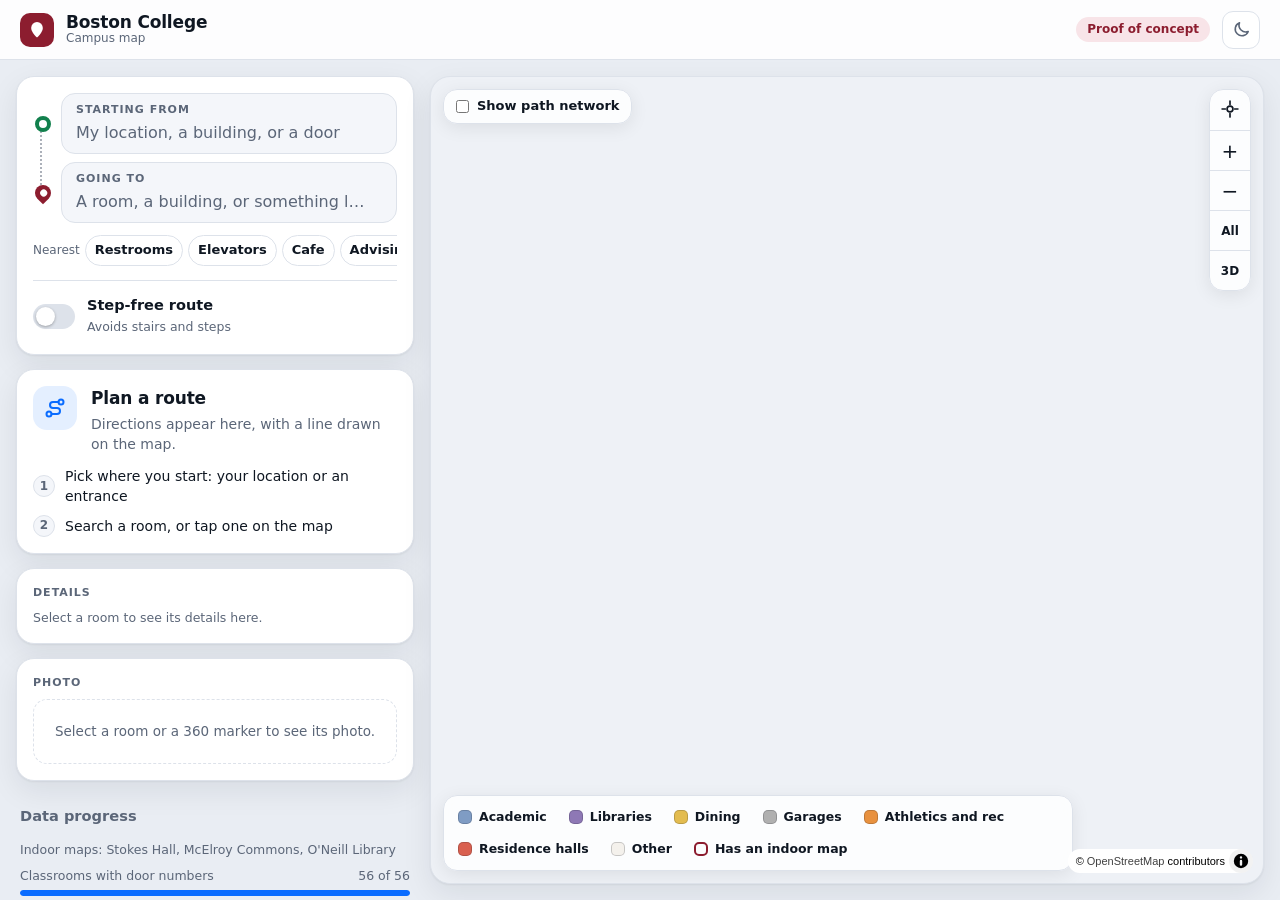
<file: index.html>
<!doctype html>
<html lang="en">
<head>
<meta charset="utf-8">
<meta name="viewport" content="width=device-width,initial-scale=1,viewport-fit=cover">
<title>Campus map</title>
<link rel="icon" href="data:image/svg+xml,%3Csvg xmlns='http://www.w3.org/2000/svg' viewBox='0 0 32 32'%3E%3Crect width='32' height='32' rx='8' fill='%238c1d2f'/%3E%3Cpath d='M16 6a7 7 0 0 0-7 7c0 5 7 13 7 13s7-8 7-13a7 7 0 0 0-7-7z' fill='white'/%3E%3Ccircle cx='16' cy='13' r='2.6' fill='%238c1d2f'/%3E%3C/svg%3E">
<link rel="stylesheet" href="vendor/maplibre-gl-5.24.0/maplibre-gl.css">
<link rel="stylesheet" href="web/app.css">
</head>
<!-- The page is only the screen. The data (schools/), the shared code (core/) and the web app (web/app.js) are separate,
     so another school or a native app reuses them. See HANDOFF.md. -->
<body>

<header class="topbar">
  <div class="logo"><span class="ico" id="logoico"></span></div>
  <div class="brand"><b id="title">Boston College</b><span id="subtitle">Campus map</span></div>
  <span class="pill" id="level"></span>
  <span class="spacer"></span>
  <span class="pill hot hide-sm">Proof of concept</span>
  <button class="iconbtn" id="theme" aria-label="Switch between light and dark"><span class="ico" id="themeico"></span></button>
</header>

<div class="layout">
  <aside class="side">
    <section class="card" id="planner" aria-label="Plan a route">
      <div class="fields">
        <div class="field" id="fromfield">
          <span class="pin from"></span>
          <label for="fromq">Starting from</label>
          <input id="fromq" type="search" placeholder="My location, a building, or a door" autocomplete="off" spellcheck="false" enterkeyhint="search" role="combobox" aria-expanded="false" aria-controls="fromresults">
        </div>
        <div class="results" id="fromresults" role="listbox" aria-label="Places to start from"></div>
        <div class="field">
          <span class="pin to"></span>
          <label for="q">Going to</label>
          <input id="q" type="search" placeholder="A room, a building, or something like restrooms" autocomplete="off" spellcheck="false" enterkeyhint="search">
        </div>
      </div>
      <div class="results" id="results" role="listbox" aria-label="Search results" aria-live="polite"></div>
      <div class="quick" id="quick"><span>Nearest</span></div>
      <div class="locbar" id="locbar" hidden aria-live="polite"></div>
      <label class="switch">
        <input type="checkbox" id="accessible">
        <span class="track"></span>
        <span class="lbl"><b>Step-free route</b><small>Avoids stairs and steps</small></span>
      </label>
    </section>

    <section class="card" id="routecard" aria-live="polite"></section>
    <section class="card" id="detail" aria-live="polite"></section>
    <section class="card photo" id="photo" aria-live="polite"></section>
    <div id="foot"></div>
  </aside>

  <main class="stage">
    <div class="mapwrap">
      <div id="world" role="application" aria-label="Campus map with indoor floor plans"></div>
      <div class="maptools">
        <label class="glass"><input type="checkbox" id="shownet"> Show path network</label>
        <div class="glass netkey" id="netkey"><span><i></i>Traced</span><span><i class="g"></i>Guessed</span></div>
      </div>
      <div class="zoom glass">
        <button id="locate" type="button" aria-pressed="false" aria-label="Show my location" title="Show my location"><span class="ico" id="locico"></span></button>
        <button id="zin" aria-label="Zoom in">+</button>
        <button id="zout" aria-label="Zoom out">&minus;</button>
        <button id="zreset" class="all" aria-label="Show the whole building" title="Show the whole building (or every mapped building)">All</button>
        <button id="tilt" class="all" type="button" aria-pressed="false" aria-label="Tilt the map to see buildings in 3D" title="Tilt the map to see buildings in 3D">3D</button>
      </div>
      <div class="floors glass" id="floors" role="group" aria-label="Choose a floor"></div>
      <div class="levelbar glass" id="levelbar" aria-live="polite"></div>
      <div class="legend glass" id="catkey" role="group" aria-label="What the building colours mean"></div>
      <div class="legend glass" id="legend" role="group" aria-label="Show or hide room types"></div>
    </div>
  </main>
</div>

<script src="vendor/maplibre-gl-5.24.0/maplibre-gl.js"></script>
<script src="core/logic.js"></script>
<script src="core/school.js"></script>
<script src="core/indoor.js"></script>
<script src="core/style.js"></script>
<script src="core/snap.js"></script>
<script src="web/app.js"></script>
</body>
</html>
</file>
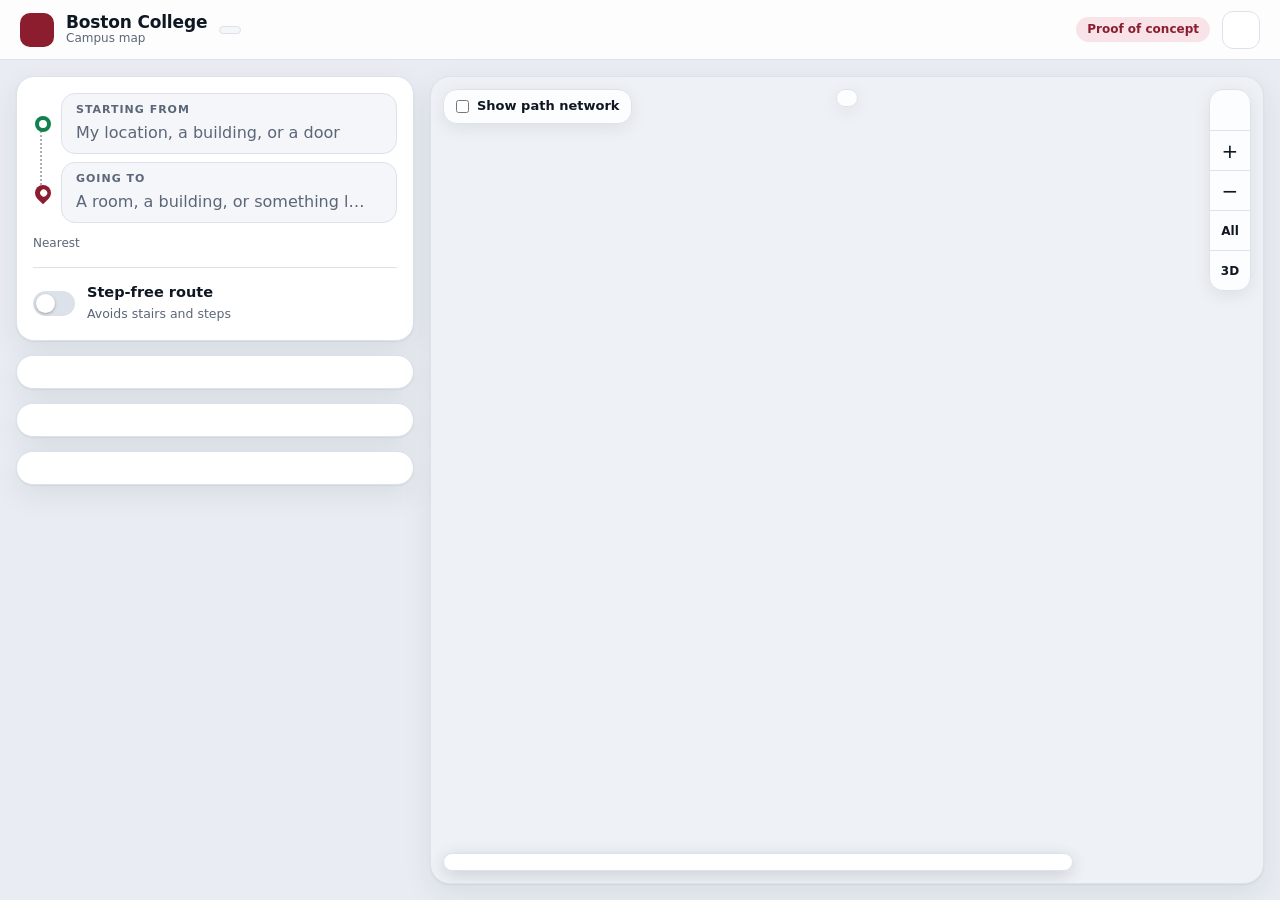
<file: campus.html>
<!doctype html>
<html lang="en">
<head>
<meta charset="utf-8">
<meta name="viewport" content="width=device-width,initial-scale=1">
<title>Campus map</title>
<meta http-equiv="refresh" content="0; url=index.html">
</head>
<body>
<p>The campus map is now the main page: <a href="index.html">open it here</a>.</p>
</body>
</html>
</file>
<file: vendor/maplibre-gl-5.24.0/maplibre-gl.css>
.maplibregl-map{font:12px/20px Helvetica Neue,Arial,Helvetica,sans-serif;overflow:hidden;position:relative;-webkit-tap-highlight-color:rgb(0 0 0/0)}.maplibregl-canvas{left:0;position:absolute;top:0}.maplibregl-map:fullscreen{height:100%;width:100%}.maplibregl-ctrl-group button.maplibregl-ctrl-compass{touch-action:none}.maplibregl-canvas-container.maplibregl-interactive,.maplibregl-ctrl-group button.maplibregl-ctrl-compass{cursor:grab;-webkit-user-select:none;-moz-user-select:none;user-select:none}.maplibregl-canvas-container.maplibregl-interactive.maplibregl-track-pointer{cursor:pointer}.maplibregl-canvas-container.maplibregl-interactive:active,.maplibregl-ctrl-group button.maplibregl-ctrl-compass:active{cursor:grabbing}.maplibregl-canvas-container.maplibregl-touch-zoom-rotate,.maplibregl-canvas-container.maplibregl-touch-zoom-rotate .maplibregl-canvas{touch-action:pan-x pan-y}.maplibregl-canvas-container.maplibregl-touch-drag-pan,.maplibregl-canvas-container.maplibregl-touch-drag-pan .maplibregl-canvas{touch-action:pinch-zoom}.maplibregl-canvas-container.maplibregl-touch-zoom-rotate.maplibregl-touch-drag-pan,.maplibregl-canvas-container.maplibregl-touch-zoom-rotate.maplibregl-touch-drag-pan .maplibregl-canvas{touch-action:none}.maplibregl-canvas-container.maplibregl-touch-drag-pan.maplibregl-cooperative-gestures,.maplibregl-canvas-container.maplibregl-touch-drag-pan.maplibregl-cooperative-gestures .maplibregl-canvas{touch-action:pan-x pan-y}.maplibregl-ctrl-bottom-left,.maplibregl-ctrl-bottom-right,.maplibregl-ctrl-top-left,.maplibregl-ctrl-top-right{pointer-events:none;position:absolute;z-index:2}.maplibregl-ctrl-top-left{left:0;top:0}.maplibregl-ctrl-top-right{right:0;top:0}.maplibregl-ctrl-bottom-left{bottom:0;left:0}.maplibregl-ctrl-bottom-right{bottom:0;right:0}.maplibregl-ctrl{clear:both;pointer-events:auto;transform:translate(0)}.maplibregl-ctrl-top-left .maplibregl-ctrl{float:left;margin:10px 0 0 10px}.maplibregl-ctrl-top-right .maplibregl-ctrl{float:right;margin:10px 10px 0 0}.maplibregl-ctrl-bottom-left .maplibregl-ctrl{float:left;margin:0 0 10px 10px}.maplibregl-ctrl-bottom-right .maplibregl-ctrl{float:right;margin:0 10px 10px 0}.maplibregl-ctrl-group{background:#fff;border-radius:4px}.maplibregl-ctrl-group:not(:empty){box-shadow:0 0 0 2px rgba(0,0,0,.1)}@media (forced-colors:active){.maplibregl-ctrl-group:not(:empty){box-shadow:0 0 0 2px ButtonText}}.maplibregl-ctrl-group button{background-color:transparent;border:0;box-sizing:border-box;cursor:pointer;display:block;height:29px;outline:none;padding:0;width:29px}.maplibregl-ctrl-group button+button{border-top:1px solid #ddd}.maplibregl-ctrl button .maplibregl-ctrl-icon{background-position:50%;background-repeat:no-repeat;display:block;height:100%;width:100%}@media (forced-colors:active){.maplibregl-ctrl-icon{background-color:transparent}.maplibregl-ctrl-group button+button{border-top:1px solid ButtonText}}.maplibregl-ctrl button::-moz-focus-inner{border:0;padding:0}.maplibregl-ctrl-attrib-button:focus,.maplibregl-ctrl-group button:focus{box-shadow:0 0 2px 2px #0096ff}.maplibregl-ctrl button:disabled{cursor:not-allowed}.maplibregl-ctrl button:disabled .maplibregl-ctrl-icon{opacity:.25}@media (hover:hover){.maplibregl-ctrl button:not(:disabled):hover{background-color:rgba(0,0,0,.05)}}.maplibregl-ctrl button:not(:disabled):active{background-color:rgba(0,0,0,.05)}.maplibregl-ctrl-group button:focus:focus-visible{box-shadow:0 0 2px 2px #0096ff}.maplibregl-ctrl-group button:focus:not(:focus-visible){box-shadow:none}.maplibregl-ctrl-group button:focus:first-child{border-radius:4px 4px 0 0}.maplibregl-ctrl-group button:focus:last-child{border-radius:0 0 4px 4px}.maplibregl-ctrl-group button:focus:only-child{border-radius:inherit}.maplibregl-ctrl button.maplibregl-ctrl-zoom-out .maplibregl-ctrl-icon{background-image:url("data:image/svg+xml;charset=utf-8,%3Csvg xmlns='http://www.w3.org/2000/svg' width='29' height='29' fill='%23333' viewBox='0 0 29 29'%3E%3Cpath d='M10 13c-.75 0-1.5.75-1.5 1.5S9.25 16 10 16h9c.75 0 1.5-.75 1.5-1.5S19.75 13 19 13z'/%3E%3C/svg%3E")}.maplibregl-ctrl button.maplibregl-ctrl-zoom-in .maplibregl-ctrl-icon{background-image:url("data:image/svg+xml;charset=utf-8,%3Csvg xmlns='http://www.w3.org/2000/svg' width='29' height='29' fill='%23333' viewBox='0 0 29 29'%3E%3Cpath d='M14.5 8.5c-.75 0-1.5.75-1.5 1.5v3h-3c-.75 0-1.5.75-1.5 1.5S9.25 16 10 16h3v3c0 .75.75 1.5 1.5 1.5S16 19.75 16 19v-3h3c.75 0 1.5-.75 1.5-1.5S19.75 13 19 13h-3v-3c0-.75-.75-1.5-1.5-1.5'/%3E%3C/svg%3E")}@media (forced-colors:active){.maplibregl-ctrl button.maplibregl-ctrl-zoom-out .maplibregl-ctrl-icon{background-image:url("data:image/svg+xml;charset=utf-8,%3Csvg xmlns='http://www.w3.org/2000/svg' width='29' height='29' fill='%23fff' viewBox='0 0 29 29'%3E%3Cpath d='M10 13c-.75 0-1.5.75-1.5 1.5S9.25 16 10 16h9c.75 0 1.5-.75 1.5-1.5S19.75 13 19 13z'/%3E%3C/svg%3E")}.maplibregl-ctrl button.maplibregl-ctrl-zoom-in .maplibregl-ctrl-icon{background-image:url("data:image/svg+xml;charset=utf-8,%3Csvg xmlns='http://www.w3.org/2000/svg' width='29' height='29' fill='%23fff' viewBox='0 0 29 29'%3E%3Cpath d='M14.5 8.5c-.75 0-1.5.75-1.5 1.5v3h-3c-.75 0-1.5.75-1.5 1.5S9.25 16 10 16h3v3c0 .75.75 1.5 1.5 1.5S16 19.75 16 19v-3h3c.75 0 1.5-.75 1.5-1.5S19.75 13 19 13h-3v-3c0-.75-.75-1.5-1.5-1.5'/%3E%3C/svg%3E")}}@media (forced-colors:active) and (prefers-color-scheme:light){.maplibregl-ctrl button.maplibregl-ctrl-zoom-out .maplibregl-ctrl-icon{background-image:url("data:image/svg+xml;charset=utf-8,%3Csvg xmlns='http://www.w3.org/2000/svg' width='29' height='29' viewBox='0 0 29 29'%3E%3Cpath d='M10 13c-.75 0-1.5.75-1.5 1.5S9.25 16 10 16h9c.75 0 1.5-.75 1.5-1.5S19.75 13 19 13z'/%3E%3C/svg%3E")}.maplibregl-ctrl button.maplibregl-ctrl-zoom-in .maplibregl-ctrl-icon{background-image:url("data:image/svg+xml;charset=utf-8,%3Csvg xmlns='http://www.w3.org/2000/svg' width='29' height='29' viewBox='0 0 29 29'%3E%3Cpath d='M14.5 8.5c-.75 0-1.5.75-1.5 1.5v3h-3c-.75 0-1.5.75-1.5 1.5S9.25 16 10 16h3v3c0 .75.75 1.5 1.5 1.5S16 19.75 16 19v-3h3c.75 0 1.5-.75 1.5-1.5S19.75 13 19 13h-3v-3c0-.75-.75-1.5-1.5-1.5'/%3E%3C/svg%3E")}}.maplibregl-ctrl button.maplibregl-ctrl-fullscreen .maplibregl-ctrl-icon{background-image:url("data:image/svg+xml;charset=utf-8,%3Csvg xmlns='http://www.w3.org/2000/svg' width='29' height='29' fill='%23333' viewBox='0 0 29 29'%3E%3Cpath d='M24 16v5.5c0 1.75-.75 2.5-2.5 2.5H16v-1l3-1.5-4-5.5 1-1 5.5 4 1.5-3zM6 16l1.5 3 5.5-4 1 1-4 5.5 3 1.5v1H7.5C5.75 24 5 23.25 5 21.5V16zm7-11v1l-3 1.5 4 5.5-1 1-5.5-4L6 13H5V7.5C5 5.75 5.75 5 7.5 5zm11 2.5c0-1.75-.75-2.5-2.5-2.5H16v1l3 1.5-4 5.5 1 1 5.5-4 1.5 3h1z'/%3E%3C/svg%3E")}.maplibregl-ctrl button.maplibregl-ctrl-shrink .maplibregl-ctrl-icon{background-image:url("data:image/svg+xml;charset=utf-8,%3Csvg xmlns='http://www.w3.org/2000/svg' width='29' height='29' viewBox='0 0 29 29'%3E%3Cpath d='M18.5 16c-1.75 0-2.5.75-2.5 2.5V24h1l1.5-3 5.5 4 1-1-4-5.5 3-1.5v-1zM13 18.5c0-1.75-.75-2.5-2.5-2.5H5v1l3 1.5L4 24l1 1 5.5-4 1.5 3h1zm3-8c0 1.75.75 2.5 2.5 2.5H24v-1l-3-1.5L25 5l-1-1-5.5 4L17 5h-1zM10.5 13c1.75 0 2.5-.75 2.5-2.5V5h-1l-1.5 3L5 4 4 5l4 5.5L5 12v1z'/%3E%3C/svg%3E")}@media (forced-colors:active){.maplibregl-ctrl button.maplibregl-ctrl-fullscreen .maplibregl-ctrl-icon{background-image:url("data:image/svg+xml;charset=utf-8,%3Csvg xmlns='http://www.w3.org/2000/svg' width='29' height='29' fill='%23fff' viewBox='0 0 29 29'%3E%3Cpath d='M24 16v5.5c0 1.75-.75 2.5-2.5 2.5H16v-1l3-1.5-4-5.5 1-1 5.5 4 1.5-3zM6 16l1.5 3 5.5-4 1 1-4 5.5 3 1.5v1H7.5C5.75 24 5 23.25 5 21.5V16zm7-11v1l-3 1.5 4 5.5-1 1-5.5-4L6 13H5V7.5C5 5.75 5.75 5 7.5 5zm11 2.5c0-1.75-.75-2.5-2.5-2.5H16v1l3 1.5-4 5.5 1 1 5.5-4 1.5 3h1z'/%3E%3C/svg%3E")}.maplibregl-ctrl button.maplibregl-ctrl-shrink .maplibregl-ctrl-icon{background-image:url("data:image/svg+xml;charset=utf-8,%3Csvg xmlns='http://www.w3.org/2000/svg' width='29' height='29' fill='%23fff' viewBox='0 0 29 29'%3E%3Cpath d='M18.5 16c-1.75 0-2.5.75-2.5 2.5V24h1l1.5-3 5.5 4 1-1-4-5.5 3-1.5v-1zM13 18.5c0-1.75-.75-2.5-2.5-2.5H5v1l3 1.5L4 24l1 1 5.5-4 1.5 3h1zm3-8c0 1.75.75 2.5 2.5 2.5H24v-1l-3-1.5L25 5l-1-1-5.5 4L17 5h-1zM10.5 13c1.75 0 2.5-.75 2.5-2.5V5h-1l-1.5 3L5 4 4 5l4 5.5L5 12v1z'/%3E%3C/svg%3E")}}@media (forced-colors:active) and (prefers-color-scheme:light){.maplibregl-ctrl button.maplibregl-ctrl-fullscreen .maplibregl-ctrl-icon{background-image:url("data:image/svg+xml;charset=utf-8,%3Csvg xmlns='http://www.w3.org/2000/svg' width='29' height='29' viewBox='0 0 29 29'%3E%3Cpath d='M24 16v5.5c0 1.75-.75 2.5-2.5 2.5H16v-1l3-1.5-4-5.5 1-1 5.5 4 1.5-3zM6 16l1.5 3 5.5-4 1 1-4 5.5 3 1.5v1H7.5C5.75 24 5 23.25 5 21.5V16zm7-11v1l-3 1.5 4 5.5-1 1-5.5-4L6 13H5V7.5C5 5.75 5.75 5 7.5 5zm11 2.5c0-1.75-.75-2.5-2.5-2.5H16v1l3 1.5-4 5.5 1 1 5.5-4 1.5 3h1z'/%3E%3C/svg%3E")}.maplibregl-ctrl button.maplibregl-ctrl-shrink .maplibregl-ctrl-icon{background-image:url("data:image/svg+xml;charset=utf-8,%3Csvg xmlns='http://www.w3.org/2000/svg' width='29' height='29' viewBox='0 0 29 29'%3E%3Cpath d='M18.5 16c-1.75 0-2.5.75-2.5 2.5V24h1l1.5-3 5.5 4 1-1-4-5.5 3-1.5v-1zM13 18.5c0-1.75-.75-2.5-2.5-2.5H5v1l3 1.5L4 24l1 1 5.5-4 1.5 3h1zm3-8c0 1.75.75 2.5 2.5 2.5H24v-1l-3-1.5L25 5l-1-1-5.5 4L17 5h-1zM10.5 13c1.75 0 2.5-.75 2.5-2.5V5h-1l-1.5 3L5 4 4 5l4 5.5L5 12v1z'/%3E%3C/svg%3E")}}.maplibregl-ctrl button.maplibregl-ctrl-compass .maplibregl-ctrl-icon{background-image:url("data:image/svg+xml;charset=utf-8,%3Csvg xmlns='http://www.w3.org/2000/svg' width='29' height='29' fill='%23333' viewBox='0 0 29 29'%3E%3Cpath d='m10.5 14 4-8 4 8z'/%3E%3Cpath fill='%23ccc' d='m10.5 16 4 8 4-8z'/%3E%3C/svg%3E")}@media (forced-colors:active){.maplibregl-ctrl button.maplibregl-ctrl-compass .maplibregl-ctrl-icon{background-image:url("data:image/svg+xml;charset=utf-8,%3Csvg xmlns='http://www.w3.org/2000/svg' width='29' height='29' fill='%23fff' viewBox='0 0 29 29'%3E%3Cpath d='m10.5 14 4-8 4 8z'/%3E%3Cpath fill='%23ccc' d='m10.5 16 4 8 4-8z'/%3E%3C/svg%3E")}}@media (forced-colors:active) and (prefers-color-scheme:light){.maplibregl-ctrl button.maplibregl-ctrl-compass .maplibregl-ctrl-icon{background-image:url("data:image/svg+xml;charset=utf-8,%3Csvg xmlns='http://www.w3.org/2000/svg' width='29' height='29' viewBox='0 0 29 29'%3E%3Cpath d='m10.5 14 4-8 4 8z'/%3E%3Cpath fill='%23ccc' d='m10.5 16 4 8 4-8z'/%3E%3C/svg%3E")}}.maplibregl-ctrl button.maplibregl-ctrl-globe .maplibregl-ctrl-icon{background-image:url("data:image/svg+xml;charset=utf-8,%3Csvg xmlns='http://www.w3.org/2000/svg' width='22' height='22' fill='none' stroke='%23333' viewBox='0 0 22 22'%3E%3Ccircle cx='11' cy='11' r='8.5'/%3E%3Cpath d='M17.5 11c0 4.819-3.02 8.5-6.5 8.5S4.5 15.819 4.5 11 7.52 2.5 11 2.5s6.5 3.681 6.5 8.5Z'/%3E%3Cpath d='M13.5 11c0 2.447-.331 4.64-.853 6.206-.262.785-.562 1.384-.872 1.777-.314.399-.58.517-.775.517s-.461-.118-.775-.517c-.31-.393-.61-.992-.872-1.777C8.831 15.64 8.5 13.446 8.5 11s.331-4.64.853-6.206c.262-.785.562-1.384.872-1.777.314-.399.58-.517.775-.517s.461.118.775.517c.31.393.61.992.872 1.777.522 1.565.853 3.76.853 6.206Z'/%3E%3Cpath d='M11 7.5c-1.909 0-3.622-.166-4.845-.428-.616-.132-1.08-.283-1.379-.434a1.3 1.3 0 0 1-.224-.138q.07-.058.224-.138c.299-.151.763-.302 1.379-.434C7.378 5.666 9.091 5.5 11 5.5s3.622.166 4.845.428c.616.132 1.08.283 1.379.434.105.053.177.1.224.138q-.07.058-.224.138c-.299.151-.763.302-1.379.434-1.223.262-2.936.428-4.845.428ZM4.486 6.436ZM11 16.5c-1.909 0-3.622-.166-4.845-.428-.616-.132-1.08-.283-1.379-.434a1.3 1.3 0 0 1-.224-.138 1.3 1.3 0 0 1 .224-.138c.299-.151.763-.302 1.379-.434C7.378 14.666 9.091 14.5 11 14.5s3.622.166 4.845.428c.616.132 1.08.283 1.379.434.105.053.177.1.224.138a1.3 1.3 0 0 1-.224.138c-.299.151-.763.302-1.379.434-1.223.262-2.936.428-4.845.428Zm-6.514-1.064ZM11 12.5c-2.46 0-4.672-.222-6.255-.574-.796-.177-1.406-.38-1.805-.59a1.5 1.5 0 0 1-.39-.272.3.3 0 0 1-.047-.064.3.3 0 0 1 .048-.064c.066-.073.189-.167.389-.272.399-.21 1.009-.413 1.805-.59C6.328 9.722 8.54 9.5 11 9.5s4.672.222 6.256.574c.795.177 1.405.38 1.804.59.2.105.323.2.39.272a.3.3 0 0 1 .047.064.3.3 0 0 1-.048.064 1.4 1.4 0 0 1-.389.272c-.399.21-1.009.413-1.804.59-1.584.352-3.796.574-6.256.574Zm-8.501-1.51v.002zm0 .018v.002zm17.002.002v-.002zm0-.018v-.002z'/%3E%3C/svg%3E")}.maplibregl-ctrl button.maplibregl-ctrl-globe-enabled .maplibregl-ctrl-icon{background-image:url("data:image/svg+xml;charset=utf-8,%3Csvg xmlns='http://www.w3.org/2000/svg' width='22' height='22' fill='none' stroke='%2333b5e5' viewBox='0 0 22 22'%3E%3Ccircle cx='11' cy='11' r='8.5'/%3E%3Cpath d='M17.5 11c0 4.819-3.02 8.5-6.5 8.5S4.5 15.819 4.5 11 7.52 2.5 11 2.5s6.5 3.681 6.5 8.5Z'/%3E%3Cpath d='M13.5 11c0 2.447-.331 4.64-.853 6.206-.262.785-.562 1.384-.872 1.777-.314.399-.58.517-.775.517s-.461-.118-.775-.517c-.31-.393-.61-.992-.872-1.777C8.831 15.64 8.5 13.446 8.5 11s.331-4.64.853-6.206c.262-.785.562-1.384.872-1.777.314-.399.58-.517.775-.517s.461.118.775.517c.31.393.61.992.872 1.777.522 1.565.853 3.76.853 6.206Z'/%3E%3Cpath d='M11 7.5c-1.909 0-3.622-.166-4.845-.428-.616-.132-1.08-.283-1.379-.434a1.3 1.3 0 0 1-.224-.138q.07-.058.224-.138c.299-.151.763-.302 1.379-.434C7.378 5.666 9.091 5.5 11 5.5s3.622.166 4.845.428c.616.132 1.08.283 1.379.434.105.053.177.1.224.138q-.07.058-.224.138c-.299.151-.763.302-1.379.434-1.223.262-2.936.428-4.845.428ZM4.486 6.436ZM11 16.5c-1.909 0-3.622-.166-4.845-.428-.616-.132-1.08-.283-1.379-.434a1.3 1.3 0 0 1-.224-.138 1.3 1.3 0 0 1 .224-.138c.299-.151.763-.302 1.379-.434C7.378 14.666 9.091 14.5 11 14.5s3.622.166 4.845.428c.616.132 1.08.283 1.379.434.105.053.177.1.224.138a1.3 1.3 0 0 1-.224.138c-.299.151-.763.302-1.379.434-1.223.262-2.936.428-4.845.428Zm-6.514-1.064ZM11 12.5c-2.46 0-4.672-.222-6.255-.574-.796-.177-1.406-.38-1.805-.59a1.5 1.5 0 0 1-.39-.272.3.3 0 0 1-.047-.064.3.3 0 0 1 .048-.064c.066-.073.189-.167.389-.272.399-.21 1.009-.413 1.805-.59C6.328 9.722 8.54 9.5 11 9.5s4.672.222 6.256.574c.795.177 1.405.38 1.804.59.2.105.323.2.39.272a.3.3 0 0 1 .047.064.3.3 0 0 1-.048.064 1.4 1.4 0 0 1-.389.272c-.399.21-1.009.413-1.804.59-1.584.352-3.796.574-6.256.574Zm-8.501-1.51v.002zm0 .018v.002zm17.002.002v-.002zm0-.018v-.002z'/%3E%3C/svg%3E")}.maplibregl-ctrl button.maplibregl-ctrl-terrain .maplibregl-ctrl-icon{background-image:url("data:image/svg+xml;charset=utf-8,%3Csvg xmlns='http://www.w3.org/2000/svg' width='22' height='22' fill='%23333' viewBox='0 0 22 22'%3E%3Cpath d='m1.754 13.406 4.453-4.851 3.09 3.09 3.281 3.277.969-.969-3.309-3.312 3.844-4.121 6.148 6.886h1.082v-.855l-7.207-8.07-4.84 5.187L6.169 6.57l-5.48 5.965v.871ZM.688 16.844h20.625v1.375H.688Zm0 0'/%3E%3C/svg%3E")}.maplibregl-ctrl button.maplibregl-ctrl-terrain-enabled .maplibregl-ctrl-icon{background-image:url("data:image/svg+xml;charset=utf-8,%3Csvg xmlns='http://www.w3.org/2000/svg' width='22' height='22' fill='%2333b5e5' viewBox='0 0 22 22'%3E%3Cpath d='m1.754 13.406 4.453-4.851 3.09 3.09 3.281 3.277.969-.969-3.309-3.312 3.844-4.121 6.148 6.886h1.082v-.855l-7.207-8.07-4.84 5.187L6.169 6.57l-5.48 5.965v.871ZM.688 16.844h20.625v1.375H.688Zm0 0'/%3E%3C/svg%3E")}.maplibregl-ctrl button.maplibregl-ctrl-geolocate .maplibregl-ctrl-icon{background-image:url("data:image/svg+xml;charset=utf-8,%3Csvg xmlns='http://www.w3.org/2000/svg' width='29' height='29' fill='%23333' viewBox='0 0 20 20'%3E%3Cpath d='M10 4C9 4 9 5 9 5v.1A5 5 0 0 0 5.1 9H5s-1 0-1 1 1 1 1 1h.1A5 5 0 0 0 9 14.9v.1s0 1 1 1 1-1 1-1v-.1a5 5 0 0 0 3.9-3.9h.1s1 0 1-1-1-1-1-1h-.1A5 5 0 0 0 11 5.1V5s0-1-1-1m0 2.5a3.5 3.5 0 1 1 0 7 3.5 3.5 0 1 1 0-7'/%3E%3Ccircle cx='10' cy='10' r='2'/%3E%3C/svg%3E")}.maplibregl-ctrl button.maplibregl-ctrl-geolocate:disabled .maplibregl-ctrl-icon{background-image:url("data:image/svg+xml;charset=utf-8,%3Csvg xmlns='http://www.w3.org/2000/svg' width='29' height='29' fill='%23aaa' viewBox='0 0 20 20'%3E%3Cpath d='M10 4C9 4 9 5 9 5v.1A5 5 0 0 0 5.1 9H5s-1 0-1 1 1 1 1 1h.1A5 5 0 0 0 9 14.9v.1s0 1 1 1 1-1 1-1v-.1a5 5 0 0 0 3.9-3.9h.1s1 0 1-1-1-1-1-1h-.1A5 5 0 0 0 11 5.1V5s0-1-1-1m0 2.5a3.5 3.5 0 1 1 0 7 3.5 3.5 0 1 1 0-7'/%3E%3Ccircle cx='10' cy='10' r='2'/%3E%3Cpath fill='red' d='m14 5 1 1-9 9-1-1z'/%3E%3C/svg%3E")}.maplibregl-ctrl button.maplibregl-ctrl-geolocate.maplibregl-ctrl-geolocate-active .maplibregl-ctrl-icon{background-image:url("data:image/svg+xml;charset=utf-8,%3Csvg xmlns='http://www.w3.org/2000/svg' width='29' height='29' fill='%2333b5e5' viewBox='0 0 20 20'%3E%3Cpath d='M10 4C9 4 9 5 9 5v.1A5 5 0 0 0 5.1 9H5s-1 0-1 1 1 1 1 1h.1A5 5 0 0 0 9 14.9v.1s0 1 1 1 1-1 1-1v-.1a5 5 0 0 0 3.9-3.9h.1s1 0 1-1-1-1-1-1h-.1A5 5 0 0 0 11 5.1V5s0-1-1-1m0 2.5a3.5 3.5 0 1 1 0 7 3.5 3.5 0 1 1 0-7'/%3E%3Ccircle cx='10' cy='10' r='2'/%3E%3C/svg%3E")}.maplibregl-ctrl button.maplibregl-ctrl-geolocate.maplibregl-ctrl-geolocate-active-error .maplibregl-ctrl-icon{background-image:url("data:image/svg+xml;charset=utf-8,%3Csvg xmlns='http://www.w3.org/2000/svg' width='29' height='29' fill='%23e58978' viewBox='0 0 20 20'%3E%3Cpath d='M10 4C9 4 9 5 9 5v.1A5 5 0 0 0 5.1 9H5s-1 0-1 1 1 1 1 1h.1A5 5 0 0 0 9 14.9v.1s0 1 1 1 1-1 1-1v-.1a5 5 0 0 0 3.9-3.9h.1s1 0 1-1-1-1-1-1h-.1A5 5 0 0 0 11 5.1V5s0-1-1-1m0 2.5a3.5 3.5 0 1 1 0 7 3.5 3.5 0 1 1 0-7'/%3E%3Ccircle cx='10' cy='10' r='2'/%3E%3C/svg%3E")}.maplibregl-ctrl button.maplibregl-ctrl-geolocate.maplibregl-ctrl-geolocate-background .maplibregl-ctrl-icon{background-image:url("data:image/svg+xml;charset=utf-8,%3Csvg xmlns='http://www.w3.org/2000/svg' width='29' height='29' fill='%2333b5e5' viewBox='0 0 20 20'%3E%3Cpath d='M10 4C9 4 9 5 9 5v.1A5 5 0 0 0 5.1 9H5s-1 0-1 1 1 1 1 1h.1A5 5 0 0 0 9 14.9v.1s0 1 1 1 1-1 1-1v-.1a5 5 0 0 0 3.9-3.9h.1s1 0 1-1-1-1-1-1h-.1A5 5 0 0 0 11 5.1V5s0-1-1-1m0 2.5a3.5 3.5 0 1 1 0 7 3.5 3.5 0 1 1 0-7'/%3E%3C/svg%3E")}.maplibregl-ctrl button.maplibregl-ctrl-geolocate.maplibregl-ctrl-geolocate-background-error .maplibregl-ctrl-icon{background-image:url("data:image/svg+xml;charset=utf-8,%3Csvg xmlns='http://www.w3.org/2000/svg' width='29' height='29' fill='%23e54e33' viewBox='0 0 20 20'%3E%3Cpath d='M10 4C9 4 9 5 9 5v.1A5 5 0 0 0 5.1 9H5s-1 0-1 1 1 1 1 1h.1A5 5 0 0 0 9 14.9v.1s0 1 1 1 1-1 1-1v-.1a5 5 0 0 0 3.9-3.9h.1s1 0 1-1-1-1-1-1h-.1A5 5 0 0 0 11 5.1V5s0-1-1-1m0 2.5a3.5 3.5 0 1 1 0 7 3.5 3.5 0 1 1 0-7'/%3E%3C/svg%3E")}.maplibregl-ctrl button.maplibregl-ctrl-geolocate.maplibregl-ctrl-geolocate-waiting .maplibregl-ctrl-icon{animation:maplibregl-spin 2s linear infinite}@media (forced-colors:active){.maplibregl-ctrl button.maplibregl-ctrl-geolocate .maplibregl-ctrl-icon{background-image:url("data:image/svg+xml;charset=utf-8,%3Csvg xmlns='http://www.w3.org/2000/svg' width='29' height='29' fill='%23fff' viewBox='0 0 20 20'%3E%3Cpath d='M10 4C9 4 9 5 9 5v.1A5 5 0 0 0 5.1 9H5s-1 0-1 1 1 1 1 1h.1A5 5 0 0 0 9 14.9v.1s0 1 1 1 1-1 1-1v-.1a5 5 0 0 0 3.9-3.9h.1s1 0 1-1-1-1-1-1h-.1A5 5 0 0 0 11 5.1V5s0-1-1-1m0 2.5a3.5 3.5 0 1 1 0 7 3.5 3.5 0 1 1 0-7'/%3E%3Ccircle cx='10' cy='10' r='2'/%3E%3C/svg%3E")}.maplibregl-ctrl button.maplibregl-ctrl-geolocate:disabled .maplibregl-ctrl-icon{background-image:url("data:image/svg+xml;charset=utf-8,%3Csvg xmlns='http://www.w3.org/2000/svg' width='29' height='29' fill='%23999' viewBox='0 0 20 20'%3E%3Cpath d='M10 4C9 4 9 5 9 5v.1A5 5 0 0 0 5.1 9H5s-1 0-1 1 1 1 1 1h.1A5 5 0 0 0 9 14.9v.1s0 1 1 1 1-1 1-1v-.1a5 5 0 0 0 3.9-3.9h.1s1 0 1-1-1-1-1-1h-.1A5 5 0 0 0 11 5.1V5s0-1-1-1m0 2.5a3.5 3.5 0 1 1 0 7 3.5 3.5 0 1 1 0-7'/%3E%3Ccircle cx='10' cy='10' r='2'/%3E%3Cpath fill='red' d='m14 5 1 1-9 9-1-1z'/%3E%3C/svg%3E")}.maplibregl-ctrl button.maplibregl-ctrl-geolocate.maplibregl-ctrl-geolocate-active .maplibregl-ctrl-icon{background-image:url("data:image/svg+xml;charset=utf-8,%3Csvg xmlns='http://www.w3.org/2000/svg' width='29' height='29' fill='%2333b5e5' viewBox='0 0 20 20'%3E%3Cpath d='M10 4C9 4 9 5 9 5v.1A5 5 0 0 0 5.1 9H5s-1 0-1 1 1 1 1 1h.1A5 5 0 0 0 9 14.9v.1s0 1 1 1 1-1 1-1v-.1a5 5 0 0 0 3.9-3.9h.1s1 0 1-1-1-1-1-1h-.1A5 5 0 0 0 11 5.1V5s0-1-1-1m0 2.5a3.5 3.5 0 1 1 0 7 3.5 3.5 0 1 1 0-7'/%3E%3Ccircle cx='10' cy='10' r='2'/%3E%3C/svg%3E")}.maplibregl-ctrl button.maplibregl-ctrl-geolocate.maplibregl-ctrl-geolocate-active-error .maplibregl-ctrl-icon{background-image:url("data:image/svg+xml;charset=utf-8,%3Csvg xmlns='http://www.w3.org/2000/svg' width='29' height='29' fill='%23e58978' viewBox='0 0 20 20'%3E%3Cpath d='M10 4C9 4 9 5 9 5v.1A5 5 0 0 0 5.1 9H5s-1 0-1 1 1 1 1 1h.1A5 5 0 0 0 9 14.9v.1s0 1 1 1 1-1 1-1v-.1a5 5 0 0 0 3.9-3.9h.1s1 0 1-1-1-1-1-1h-.1A5 5 0 0 0 11 5.1V5s0-1-1-1m0 2.5a3.5 3.5 0 1 1 0 7 3.5 3.5 0 1 1 0-7'/%3E%3Ccircle cx='10' cy='10' r='2'/%3E%3C/svg%3E")}.maplibregl-ctrl button.maplibregl-ctrl-geolocate.maplibregl-ctrl-geolocate-background .maplibregl-ctrl-icon{background-image:url("data:image/svg+xml;charset=utf-8,%3Csvg xmlns='http://www.w3.org/2000/svg' width='29' height='29' fill='%2333b5e5' viewBox='0 0 20 20'%3E%3Cpath d='M10 4C9 4 9 5 9 5v.1A5 5 0 0 0 5.1 9H5s-1 0-1 1 1 1 1 1h.1A5 5 0 0 0 9 14.9v.1s0 1 1 1 1-1 1-1v-.1a5 5 0 0 0 3.9-3.9h.1s1 0 1-1-1-1-1-1h-.1A5 5 0 0 0 11 5.1V5s0-1-1-1m0 2.5a3.5 3.5 0 1 1 0 7 3.5 3.5 0 1 1 0-7'/%3E%3C/svg%3E")}.maplibregl-ctrl button.maplibregl-ctrl-geolocate.maplibregl-ctrl-geolocate-background-error .maplibregl-ctrl-icon{background-image:url("data:image/svg+xml;charset=utf-8,%3Csvg xmlns='http://www.w3.org/2000/svg' width='29' height='29' fill='%23e54e33' viewBox='0 0 20 20'%3E%3Cpath d='M10 4C9 4 9 5 9 5v.1A5 5 0 0 0 5.1 9H5s-1 0-1 1 1 1 1 1h.1A5 5 0 0 0 9 14.9v.1s0 1 1 1 1-1 1-1v-.1a5 5 0 0 0 3.9-3.9h.1s1 0 1-1-1-1-1-1h-.1A5 5 0 0 0 11 5.1V5s0-1-1-1m0 2.5a3.5 3.5 0 1 1 0 7 3.5 3.5 0 1 1 0-7'/%3E%3C/svg%3E")}}@media (forced-colors:active) and (prefers-color-scheme:light){.maplibregl-ctrl button.maplibregl-ctrl-geolocate .maplibregl-ctrl-icon{background-image:url("data:image/svg+xml;charset=utf-8,%3Csvg xmlns='http://www.w3.org/2000/svg' width='29' height='29' viewBox='0 0 20 20'%3E%3Cpath d='M10 4C9 4 9 5 9 5v.1A5 5 0 0 0 5.1 9H5s-1 0-1 1 1 1 1 1h.1A5 5 0 0 0 9 14.9v.1s0 1 1 1 1-1 1-1v-.1a5 5 0 0 0 3.9-3.9h.1s1 0 1-1-1-1-1-1h-.1A5 5 0 0 0 11 5.1V5s0-1-1-1m0 2.5a3.5 3.5 0 1 1 0 7 3.5 3.5 0 1 1 0-7'/%3E%3Ccircle cx='10' cy='10' r='2'/%3E%3C/svg%3E")}.maplibregl-ctrl button.maplibregl-ctrl-geolocate:disabled .maplibregl-ctrl-icon{background-image:url("data:image/svg+xml;charset=utf-8,%3Csvg xmlns='http://www.w3.org/2000/svg' width='29' height='29' fill='%23666' viewBox='0 0 20 20'%3E%3Cpath d='M10 4C9 4 9 5 9 5v.1A5 5 0 0 0 5.1 9H5s-1 0-1 1 1 1 1 1h.1A5 5 0 0 0 9 14.9v.1s0 1 1 1 1-1 1-1v-.1a5 5 0 0 0 3.9-3.9h.1s1 0 1-1-1-1-1-1h-.1A5 5 0 0 0 11 5.1V5s0-1-1-1m0 2.5a3.5 3.5 0 1 1 0 7 3.5 3.5 0 1 1 0-7'/%3E%3Ccircle cx='10' cy='10' r='2'/%3E%3Cpath fill='red' d='m14 5 1 1-9 9-1-1z'/%3E%3C/svg%3E")}}@keyframes maplibregl-spin{0%{transform:rotate(0deg)}to{transform:rotate(1turn)}}a.maplibregl-ctrl-logo{background-image:url("data:image/svg+xml;charset=utf-8,%3Csvg xmlns='http://www.w3.org/2000/svg' width='88' height='23' fill='none'%3E%3Cpath fill='%23000' fill-opacity='.4' fill-rule='evenodd' d='M17.408 16.796h-1.827l2.501-12.095h.198l3.324 6.533.988 2.19.988-2.19 3.258-6.533h.181l2.6 12.095h-1.81l-1.218-5.644-.362-1.71-.658 1.71-2.929 5.644h-.098l-2.914-5.644-.757-1.71-.345 1.71zm1.958-3.42-.726 3.663a1.255 1.255 0 0 1-1.232 1.011h-1.827a1.255 1.255 0 0 1-1.229-1.509l2.501-12.095a1.255 1.255 0 0 1 1.23-1.001h.197a1.25 1.25 0 0 1 1.12.685l3.19 6.273 3.125-6.263a1.25 1.25 0 0 1 1.123-.695h.181a1.255 1.255 0 0 1 1.227.991l1.443 6.71a5 5 0 0 1 .314-.787l.009-.016a4.6 4.6 0 0 1 1.777-1.887c.782-.46 1.668-.667 2.611-.667a4.6 4.6 0 0 1 1.7.32l.306.134c.21-.16.474-.256.759-.256h1.694a1.255 1.255 0 0 1 1.212.925 1.255 1.255 0 0 1 1.212-.925h1.711c.284 0 .545.094.755.252.613-.3 1.312-.45 2.075-.45 1.356 0 2.557.445 3.482 1.4q.47.48.763 1.064V4.701a1.255 1.255 0 0 1 1.255-1.255h1.86A1.255 1.255 0 0 1 54.44 4.7v9.194h2.217c.19 0 .37.043.532.118v-4.77c0-.356.147-.678.385-.906a2.42 2.42 0 0 1-.682-1.71c0-.665.267-1.253.735-1.7a2.45 2.45 0 0 1 1.722-.674 2.43 2.43 0 0 1 1.705.675q.318.302.504.683V4.7a1.255 1.255 0 0 1 1.255-1.255h1.744A1.255 1.255 0 0 1 65.812 4.7v3.335a4.8 4.8 0 0 1 1.526-.246c.938 0 1.817.214 2.59.69a4.47 4.47 0 0 1 1.67 1.743v-.98a1.255 1.255 0 0 1 1.256-1.256h1.777c.233 0 .451.064.639.174a3.4 3.4 0 0 1 1.567-.372c.346 0 .861.02 1.285.232a1.25 1.25 0 0 1 .689 1.004 4.7 4.7 0 0 1 .853-.588c.795-.44 1.675-.647 2.61-.647 1.385 0 2.65.39 3.525 1.396.836.938 1.168 2.173 1.168 3.528q-.001.515-.056 1.051a1.255 1.255 0 0 1-.947 1.09l.408.952a1.255 1.255 0 0 1-.477 1.552c-.418.268-.92.463-1.458.612-.613.171-1.304.244-2.049.244-1.06 0-2.043-.207-2.886-.698l-.015-.008c-.798-.48-1.419-1.135-1.818-1.963l-.004-.008a5.8 5.8 0 0 1-.548-2.512q0-.429.053-.843a1.3 1.3 0 0 1-.333-.086l-.166-.004c-.223 0-.426.062-.643.228-.03.024-.142.139-.142.59v3.883a1.255 1.255 0 0 1-1.256 1.256h-1.777a1.255 1.255 0 0 1-1.256-1.256V15.69l-.032.057a4.8 4.8 0 0 1-1.86 1.833 5.04 5.04 0 0 1-2.484.634 4.5 4.5 0 0 1-1.935-.424 1.25 1.25 0 0 1-.764.258h-1.71a1.255 1.255 0 0 1-1.256-1.255V7.687a2.4 2.4 0 0 1-.428.625c.253.23.412.561.412.93v7.553a1.255 1.255 0 0 1-1.256 1.255h-1.843a1.25 1.25 0 0 1-.894-.373c-.228.23-.544.373-.894.373H51.32a1.255 1.255 0 0 1-1.256-1.255v-1.251l-.061.117a4.7 4.7 0 0 1-1.782 1.884 4.77 4.77 0 0 1-2.485.67 5.6 5.6 0 0 1-1.485-.188l.009 2.764a1.255 1.255 0 0 1-1.255 1.259h-1.729a1.255 1.255 0 0 1-1.255-1.255v-3.537a1.255 1.255 0 0 1-1.167.793h-1.679a1.25 1.25 0 0 1-.77-.263 4.5 4.5 0 0 1-1.945.429c-.885 0-1.724-.21-2.495-.632l-.017-.01a5 5 0 0 1-1.081-.836 1.255 1.255 0 0 1-1.254 1.312h-1.81a1.255 1.255 0 0 1-1.228-.99l-.782-3.625-2.044 3.939a1.25 1.25 0 0 1-1.115.676h-.098a1.25 1.25 0 0 1-1.116-.68l-2.061-3.994zM35.92 16.63l.207-.114.223-.15q.493-.356.735-.785l.061-.118.033 1.332h1.678V9.242h-1.694l-.033 1.267q-.133-.329-.526-.658l-.032-.028a3.2 3.2 0 0 0-.668-.428l-.27-.12a3.3 3.3 0 0 0-1.235-.23q-1.136-.001-1.974.493a3.36 3.36 0 0 0-1.3 1.382q-.445.89-.444 2.074 0 1.2.51 2.107a3.8 3.8 0 0 0 1.382 1.381 3.9 3.9 0 0 0 1.893.477q.795 0 1.455-.33zm-2.789-5.38q-.576.675-.575 1.762 0 1.102.559 1.794.576.675 1.645.675a2.25 2.25 0 0 0 .934-.19 2.2 2.2 0 0 0 .468-.29l.178-.161a2.2 2.2 0 0 0 .397-.561q.244-.5.244-1.15v-.115q0-.708-.296-1.267l-.043-.077a2.2 2.2 0 0 0-.633-.709l-.13-.086-.047-.028a2.1 2.1 0 0 0-1.073-.285q-1.052 0-1.629.692zm2.316 2.706c.163-.17.28-.407.28-.83v-.114c0-.292-.06-.508-.15-.68a.96.96 0 0 0-.353-.389.85.85 0 0 0-.464-.127c-.4 0-.56.114-.664.239l-.01.012c-.148.174-.275.45-.275.945 0 .506.122.801.27.99.097.11.266.224.68.224.303 0 .504-.09.687-.269zm7.545 1.705a2.6 2.6 0 0 0 .331.423q.319.33.755.548l.173.074q.65.255 1.49.255 1.02 0 1.844-.493a3.45 3.45 0 0 0 1.316-1.4q.493-.904.493-2.089 0-1.909-.988-2.913-.988-1.02-2.584-1.02-.898 0-1.575.347a3 3 0 0 0-.415.262l-.199.166a3.4 3.4 0 0 0-.64.82V9.242h-1.712v11.553h1.729l-.017-5.134zm.53-1.138q.206.29.48.5l.155.11.053.034q.51.296 1.119.297 1.07 0 1.645-.675.577-.69.576-1.762 0-1.119-.576-1.777-.558-.675-1.645-.675-.435 0-.835.16a2 2 0 0 0-.284.136 2 2 0 0 0-.363.254 2.2 2.2 0 0 0-.46.569l-.082.162a2.6 2.6 0 0 0-.213 1.072v.115q0 .707.296 1.267l.135.211zm.964-.818a1.1 1.1 0 0 0 .367.385.94.94 0 0 0 .476.118c.423 0 .59-.117.687-.23.159-.194.28-.478.28-.95 0-.53-.133-.8-.266-.952l-.021-.025c-.078-.094-.231-.221-.68-.221a1 1 0 0 0-.503.135l-.012.007a.86.86 0 0 0-.335.343c-.073.133-.132.324-.132.614v.115a1.4 1.4 0 0 0 .14.66zm15.7-6.222q.347-.346.346-.856a1.05 1.05 0 0 0-.345-.79 1.18 1.18 0 0 0-.84-.329q-.51 0-.855.33a1.05 1.05 0 0 0-.346.79q0 .51.346.855.345.346.856.346.51 0 .839-.346zm4.337 9.314.033-1.332q.191.403.59.747l.098.081a4 4 0 0 0 .316.224l.223.122a3.2 3.2 0 0 0 1.44.322 3.8 3.8 0 0 0 1.875-.477 3.5 3.5 0 0 0 1.382-1.366q.527-.89.526-2.09 0-1.184-.444-2.073a3.24 3.24 0 0 0-1.283-1.399q-.823-.51-1.942-.51a3.5 3.5 0 0 0-1.527.344l-.086.043-.165.09a3 3 0 0 0-.33.214q-.432.315-.656.707a2 2 0 0 0-.099.198l.082-1.283V4.701h-1.744v12.095zm.473-2.509a2.5 2.5 0 0 0 .566.7q.117.098.245.18l.144.08a2.1 2.1 0 0 0 .975.232q1.07 0 1.645-.675.576-.69.576-1.778 0-1.102-.576-1.777-.56-.691-1.645-.692a2.2 2.2 0 0 0-1.015.235q-.22.113-.415.282l-.15.142a2.1 2.1 0 0 0-.42.594q-.223.479-.223 1.1v.115q0 .705.293 1.26zm2.616-.293c.157-.191.28-.479.28-.967 0-.51-.13-.79-.276-.961l-.021-.026c-.082-.1-.232-.225-.67-.225a.87.87 0 0 0-.681.279l-.012.011c-.154.155-.274.38-.274.807v.115c0 .285.057.499.144.669a1.1 1.1 0 0 0 .367.405c.137.082.28.123.455.123.423 0 .59-.118.686-.23zm8.266-3.013q.345-.13.724-.14l.069-.002q.493 0 .642.099l.247-1.794q-.196-.099-.717-.099a2.3 2.3 0 0 0-.545.063 2 2 0 0 0-.411.148 2.2 2.2 0 0 0-.4.249 2.5 2.5 0 0 0-.485.499 2.7 2.7 0 0 0-.32.581l-.05.137v-1.48h-1.778v7.553h1.777v-3.884q0-.546.159-.943a1.5 1.5 0 0 1 .466-.636 2.5 2.5 0 0 1 .399-.253 2 2 0 0 1 .224-.099zm9.784 2.656.05-.922q0-1.743-.856-2.698-.838-.97-2.584-.97-1.119-.001-2.007.493a3.46 3.46 0 0 0-1.4 1.382q-.493.906-.493 2.106 0 1.07.428 1.975.428.89 1.332 1.432.906.526 2.255.526.973 0 1.668-.185l.044-.012.135-.04q.613-.184.984-.421l-.542-1.267q-.3.162-.642.274l-.297.087q-.51.131-1.3.131-.954 0-1.497-.444a1.6 1.6 0 0 1-.192-.193q-.366-.44-.512-1.234l-.004-.021zm-5.427-1.256-.003.022h3.752v-.138q-.011-.727-.288-1.118a1 1 0 0 0-.156-.176q-.46-.428-1.316-.428-.986 0-1.494.604-.379.45-.494 1.234zm-27.053 2.77V4.7h-1.86v12.095h5.333V15.15zm7.103-5.908v7.553h-1.843V9.242h1.843z'/%3E%3Cpath fill='%23fff' d='m19.63 11.151-.757-1.71-.345 1.71-1.12 5.644h-1.827L18.083 4.7h.197l3.325 6.533.988 2.19.988-2.19L26.839 4.7h.181l2.6 12.095h-1.81l-1.218-5.644-.362-1.71-.658 1.71-2.93 5.644h-.098l-2.913-5.644zm14.836 5.81q-1.02 0-1.893-.478a3.8 3.8 0 0 1-1.381-1.382q-.51-.906-.51-2.106 0-1.185.444-2.074a3.36 3.36 0 0 1 1.3-1.382q.839-.494 1.974-.494a3.3 3.3 0 0 1 1.234.231 3.3 3.3 0 0 1 .97.575q.396.33.527.659l.033-1.267h1.694v7.553H37.18l-.033-1.332q-.279.593-1.02 1.053a3.17 3.17 0 0 1-1.662.444zm.296-1.482q.938 0 1.58-.642.642-.66.642-1.711v-.115q0-.708-.296-1.267a2.2 2.2 0 0 0-.807-.872 2.1 2.1 0 0 0-1.119-.313q-1.053 0-1.629.692-.575.675-.575 1.76 0 1.103.559 1.795.577.675 1.645.675zm6.521-6.237h1.711v1.4q.906-1.597 2.83-1.597 1.596 0 2.584 1.02.988 1.005.988 2.914 0 1.185-.493 2.09a3.46 3.46 0 0 1-1.316 1.399 3.5 3.5 0 0 1-1.844.493q-.954 0-1.662-.329a2.67 2.67 0 0 1-1.086-.97l.017 5.134h-1.728zm4.048 6.22q1.07 0 1.645-.674.577-.69.576-1.762 0-1.119-.576-1.777-.558-.675-1.645-.675-.592 0-1.12.296-.51.28-.822.823-.296.527-.296 1.234v.115q0 .708.296 1.267.313.543.823.855.51.296 1.119.297z'/%3E%3Cpath fill='%23e1e3e9' d='M51.325 4.7h1.86v10.45h3.473v1.646h-5.333zm7.12 4.542h1.843v7.553h-1.843zm.905-1.415a1.16 1.16 0 0 1-.856-.346 1.17 1.17 0 0 1-.346-.856 1.05 1.05 0 0 1 .346-.79q.346-.329.856-.329.494 0 .839.33a1.05 1.05 0 0 1 .345.79 1.16 1.16 0 0 1-.345.855q-.33.346-.84.346zm7.875 9.133a3.17 3.17 0 0 1-1.662-.444q-.723-.46-1.004-1.053l-.033 1.332h-1.71V4.701h1.743v4.657l-.082 1.283q.279-.658 1.086-1.119a3.5 3.5 0 0 1 1.778-.477q1.119 0 1.942.51a3.24 3.24 0 0 1 1.283 1.4q.445.888.444 2.072 0 1.201-.526 2.09a3.5 3.5 0 0 1-1.382 1.366 3.8 3.8 0 0 1-1.876.477zm-.296-1.481q1.069 0 1.645-.675.577-.69.577-1.778 0-1.102-.577-1.776-.56-.691-1.645-.692a2.12 2.12 0 0 0-1.58.659q-.642.641-.642 1.694v.115q0 .71.296 1.267a2.4 2.4 0 0 0 .807.872 2.1 2.1 0 0 0 1.119.313zm5.927-6.237h1.777v1.481q.263-.757.856-1.217a2.14 2.14 0 0 1 1.349-.46q.527 0 .724.098l-.247 1.794q-.149-.099-.642-.099-.774 0-1.416.494-.626.493-.626 1.58v3.883h-1.777V9.242zm9.534 7.718q-1.35 0-2.255-.526-.904-.543-1.332-1.432a4.6 4.6 0 0 1-.428-1.975q0-1.2.493-2.106a3.46 3.46 0 0 1 1.4-1.382q.889-.495 2.007-.494 1.744 0 2.584.97.855.956.856 2.7 0 .444-.05.92h-5.43q.18 1.005.708 1.45.542.443 1.497.443.79 0 1.3-.131a4 4 0 0 0 .938-.362l.542 1.267q-.411.263-1.119.46-.708.198-1.711.197zm1.596-4.558q.016-1.02-.444-1.432-.46-.428-1.316-.428-1.728 0-1.991 1.86z'/%3E%3Cpath d='M5.074 15.948a.484.657 0 0 0-.486.659v1.84a.484.657 0 0 0 .486.659h4.101a.484.657 0 0 0 .486-.659v-1.84a.484.657 0 0 0-.486-.659zm3.56 1.16H5.617v.838h3.017z' style='fill:%23fff;fill-rule:evenodd;stroke-width:1.03600001'/%3E%3Cg style='stroke-width:1.12603545'%3E%3Cpath d='M-9.408-1.416c-3.833-.025-7.056 2.912-7.08 6.615-.02 3.08 1.653 4.832 3.107 6.268.903.892 1.721 1.74 2.32 2.902l-.525-.004c-.543-.003-.992.304-1.24.639a1.87 1.87 0 0 0-.362 1.121l-.011 1.877c-.003.402.104.787.347 1.125.244.338.688.653 1.23.656l4.142.028c.542.003.99-.306 1.238-.641a1.87 1.87 0 0 0 .363-1.121l.012-1.875a1.87 1.87 0 0 0-.348-1.127c-.243-.338-.688-.653-1.23-.656l-.518-.004c.597-1.145 1.425-1.983 2.348-2.87 1.473-1.414 3.18-3.149 3.2-6.226-.016-3.59-2.923-6.684-6.993-6.707m-.006 1.1v.002c3.274.02 5.92 2.532 5.9 5.6-.017 2.706-1.39 4.026-2.863 5.44-1.034.994-2.118 2.033-2.814 3.633-.018.041-.052.055-.075.065q-.013.004-.02.01a.34.34 0 0 1-.226.084.34.34 0 0 1-.224-.086l-.092-.077c-.699-1.615-1.768-2.669-2.781-3.67-1.454-1.435-2.797-2.762-2.78-5.478.02-3.067 2.7-5.545 5.975-5.523m-.02 2.826c-1.62-.01-2.944 1.315-2.955 2.96-.01 1.646 1.295 2.988 2.916 2.999h.002c1.621.01 2.943-1.316 2.953-2.961.011-1.646-1.294-2.988-2.916-2.998m-.005 1.1c1.017.006 1.829.83 1.822 1.89s-.83 1.874-1.848 1.867c-1.018-.006-1.829-.83-1.822-1.89s.83-1.874 1.848-1.868m-2.155 11.857 4.14.025c.271.002.49.305.487.676l-.013 1.875c-.003.37-.224.67-.495.668l-4.14-.025c-.27-.002-.487-.306-.485-.676l.012-1.875c.003-.37.224-.67.494-.668' style='color:%23000;font-style:normal;font-variant:normal;font-weight:400;font-stretch:normal;font-size:medium;line-height:normal;font-family:sans-serif;font-variant-ligatures:normal;font-variant-position:normal;font-variant-caps:normal;font-variant-numeric:normal;font-variant-alternates:normal;font-feature-settings:normal;text-indent:0;text-align:start;text-decoration:none;text-decoration-line:none;text-decoration-style:solid;text-decoration-color:%23000;letter-spacing:normal;word-spacing:normal;text-transform:none;writing-mode:lr-tb;direction:ltr;text-orientation:mixed;dominant-baseline:auto;baseline-shift:baseline;text-anchor:start;white-space:normal;shape-padding:0;clip-rule:evenodd;display:inline;overflow:visible;visibility:visible;opacity:1;isolation:auto;mix-blend-mode:normal;color-interpolation:sRGB;color-interpolation-filters:linearRGB;solid-color:%23000;solid-opacity:1;vector-effect:none;fill:%23000;fill-opacity:.4;fill-rule:evenodd;stroke:none;stroke-width:2.47727823;stroke-linecap:butt;stroke-linejoin:miter;stroke-miterlimit:4;stroke-dasharray:none;stroke-dashoffset:0;stroke-opacity:1;color-rendering:auto;image-rendering:auto;shape-rendering:auto;text-rendering:auto' transform='translate(15.553 2.85)scale(.88807)'/%3E%3Cpath d='M-9.415-.316C-12.69-.338-15.37 2.14-15.39 5.207c-.017 2.716 1.326 4.041 2.78 5.477 1.013 1 2.081 2.055 2.78 3.67l.092.076a.34.34 0 0 0 .225.086.34.34 0 0 0 .227-.083l.019-.01c.022-.009.057-.024.074-.064.697-1.6 1.78-2.64 2.814-3.634 1.473-1.414 2.847-2.733 2.864-5.44.02-3.067-2.627-5.58-5.901-5.601m-.057 8.784c1.621.011 2.944-1.315 2.955-2.96.01-1.646-1.295-2.988-2.916-2.999-1.622-.01-2.945 1.315-2.955 2.96s1.295 2.989 2.916 3' style='clip-rule:evenodd;fill:%23e1e3e9;fill-opacity:1;fill-rule:evenodd;stroke:none;stroke-width:2.47727823;stroke-miterlimit:4;stroke-dasharray:none;stroke-opacity:.4' transform='translate(15.553 2.85)scale(.88807)'/%3E%3Cpath d='M-11.594 15.465c-.27-.002-.492.297-.494.668l-.012 1.876c-.003.371.214.673.485.675l4.14.027c.271.002.492-.298.495-.668l.012-1.877c.003-.37-.215-.672-.485-.674z' style='clip-rule:evenodd;fill:%23fff;fill-opacity:1;fill-rule:evenodd;stroke:none;stroke-width:2.47727823;stroke-miterlimit:4;stroke-dasharray:none;stroke-opacity:.4' transform='translate(15.553 2.85)scale(.88807)'/%3E%3C/g%3E%3C/svg%3E");background-repeat:no-repeat;cursor:pointer;display:block;height:23px;margin:0 0 -4px -4px;overflow:hidden;width:88px}a.maplibregl-ctrl-logo.maplibregl-compact{width:14px}@media (forced-colors:active){a.maplibregl-ctrl-logo{background-color:transparent;background-image:url("data:image/svg+xml;charset=utf-8,%3Csvg xmlns='http://www.w3.org/2000/svg' width='88' height='23' fill='none'%3E%3Cpath fill='%23000' fill-opacity='.4' fill-rule='evenodd' d='M17.408 16.796h-1.827l2.501-12.095h.198l3.324 6.533.988 2.19.988-2.19 3.258-6.533h.181l2.6 12.095h-1.81l-1.218-5.644-.362-1.71-.658 1.71-2.929 5.644h-.098l-2.914-5.644-.757-1.71-.345 1.71zm1.958-3.42-.726 3.663a1.255 1.255 0 0 1-1.232 1.011h-1.827a1.255 1.255 0 0 1-1.229-1.509l2.501-12.095a1.255 1.255 0 0 1 1.23-1.001h.197a1.25 1.25 0 0 1 1.12.685l3.19 6.273 3.125-6.263a1.25 1.25 0 0 1 1.123-.695h.181a1.255 1.255 0 0 1 1.227.991l1.443 6.71a5 5 0 0 1 .314-.787l.009-.016a4.6 4.6 0 0 1 1.777-1.887c.782-.46 1.668-.667 2.611-.667a4.6 4.6 0 0 1 1.7.32l.306.134c.21-.16.474-.256.759-.256h1.694a1.255 1.255 0 0 1 1.212.925 1.255 1.255 0 0 1 1.212-.925h1.711c.284 0 .545.094.755.252.613-.3 1.312-.45 2.075-.45 1.356 0 2.557.445 3.482 1.4q.47.48.763 1.064V4.701a1.255 1.255 0 0 1 1.255-1.255h1.86A1.255 1.255 0 0 1 54.44 4.7v9.194h2.217c.19 0 .37.043.532.118v-4.77c0-.356.147-.678.385-.906a2.42 2.42 0 0 1-.682-1.71c0-.665.267-1.253.735-1.7a2.45 2.45 0 0 1 1.722-.674 2.43 2.43 0 0 1 1.705.675q.318.302.504.683V4.7a1.255 1.255 0 0 1 1.255-1.255h1.744A1.255 1.255 0 0 1 65.812 4.7v3.335a4.8 4.8 0 0 1 1.526-.246c.938 0 1.817.214 2.59.69a4.47 4.47 0 0 1 1.67 1.743v-.98a1.255 1.255 0 0 1 1.256-1.256h1.777c.233 0 .451.064.639.174a3.4 3.4 0 0 1 1.567-.372c.346 0 .861.02 1.285.232a1.25 1.25 0 0 1 .689 1.004 4.7 4.7 0 0 1 .853-.588c.795-.44 1.675-.647 2.61-.647 1.385 0 2.65.39 3.525 1.396.836.938 1.168 2.173 1.168 3.528q-.001.515-.056 1.051a1.255 1.255 0 0 1-.947 1.09l.408.952a1.255 1.255 0 0 1-.477 1.552c-.418.268-.92.463-1.458.612-.613.171-1.304.244-2.049.244-1.06 0-2.043-.207-2.886-.698l-.015-.008c-.798-.48-1.419-1.135-1.818-1.963l-.004-.008a5.8 5.8 0 0 1-.548-2.512q0-.429.053-.843a1.3 1.3 0 0 1-.333-.086l-.166-.004c-.223 0-.426.062-.643.228-.03.024-.142.139-.142.59v3.883a1.255 1.255 0 0 1-1.256 1.256h-1.777a1.255 1.255 0 0 1-1.256-1.256V15.69l-.032.057a4.8 4.8 0 0 1-1.86 1.833 5.04 5.04 0 0 1-2.484.634 4.5 4.5 0 0 1-1.935-.424 1.25 1.25 0 0 1-.764.258h-1.71a1.255 1.255 0 0 1-1.256-1.255V7.687a2.4 2.4 0 0 1-.428.625c.253.23.412.561.412.93v7.553a1.255 1.255 0 0 1-1.256 1.255h-1.843a1.25 1.25 0 0 1-.894-.373c-.228.23-.544.373-.894.373H51.32a1.255 1.255 0 0 1-1.256-1.255v-1.251l-.061.117a4.7 4.7 0 0 1-1.782 1.884 4.77 4.77 0 0 1-2.485.67 5.6 5.6 0 0 1-1.485-.188l.009 2.764a1.255 1.255 0 0 1-1.255 1.259h-1.729a1.255 1.255 0 0 1-1.255-1.255v-3.537a1.255 1.255 0 0 1-1.167.793h-1.679a1.25 1.25 0 0 1-.77-.263 4.5 4.5 0 0 1-1.945.429c-.885 0-1.724-.21-2.495-.632l-.017-.01a5 5 0 0 1-1.081-.836 1.255 1.255 0 0 1-1.254 1.312h-1.81a1.255 1.255 0 0 1-1.228-.99l-.782-3.625-2.044 3.939a1.25 1.25 0 0 1-1.115.676h-.098a1.25 1.25 0 0 1-1.116-.68l-2.061-3.994zM35.92 16.63l.207-.114.223-.15q.493-.356.735-.785l.061-.118.033 1.332h1.678V9.242h-1.694l-.033 1.267q-.133-.329-.526-.658l-.032-.028a3.2 3.2 0 0 0-.668-.428l-.27-.12a3.3 3.3 0 0 0-1.235-.23q-1.136-.001-1.974.493a3.36 3.36 0 0 0-1.3 1.382q-.445.89-.444 2.074 0 1.2.51 2.107a3.8 3.8 0 0 0 1.382 1.381 3.9 3.9 0 0 0 1.893.477q.795 0 1.455-.33zm-2.789-5.38q-.576.675-.575 1.762 0 1.102.559 1.794.576.675 1.645.675a2.25 2.25 0 0 0 .934-.19 2.2 2.2 0 0 0 .468-.29l.178-.161a2.2 2.2 0 0 0 .397-.561q.244-.5.244-1.15v-.115q0-.708-.296-1.267l-.043-.077a2.2 2.2 0 0 0-.633-.709l-.13-.086-.047-.028a2.1 2.1 0 0 0-1.073-.285q-1.052 0-1.629.692zm2.316 2.706c.163-.17.28-.407.28-.83v-.114c0-.292-.06-.508-.15-.68a.96.96 0 0 0-.353-.389.85.85 0 0 0-.464-.127c-.4 0-.56.114-.664.239l-.01.012c-.148.174-.275.45-.275.945 0 .506.122.801.27.99.097.11.266.224.68.224.303 0 .504-.09.687-.269zm7.545 1.705a2.6 2.6 0 0 0 .331.423q.319.33.755.548l.173.074q.65.255 1.49.255 1.02 0 1.844-.493a3.45 3.45 0 0 0 1.316-1.4q.493-.904.493-2.089 0-1.909-.988-2.913-.988-1.02-2.584-1.02-.898 0-1.575.347a3 3 0 0 0-.415.262l-.199.166a3.4 3.4 0 0 0-.64.82V9.242h-1.712v11.553h1.729l-.017-5.134zm.53-1.138q.206.29.48.5l.155.11.053.034q.51.296 1.119.297 1.07 0 1.645-.675.577-.69.576-1.762 0-1.119-.576-1.777-.558-.675-1.645-.675-.435 0-.835.16a2 2 0 0 0-.284.136 2 2 0 0 0-.363.254 2.2 2.2 0 0 0-.46.569l-.082.162a2.6 2.6 0 0 0-.213 1.072v.115q0 .707.296 1.267l.135.211zm.964-.818a1.1 1.1 0 0 0 .367.385.94.94 0 0 0 .476.118c.423 0 .59-.117.687-.23.159-.194.28-.478.28-.95 0-.53-.133-.8-.266-.952l-.021-.025c-.078-.094-.231-.221-.68-.221a1 1 0 0 0-.503.135l-.012.007a.86.86 0 0 0-.335.343c-.073.133-.132.324-.132.614v.115a1.4 1.4 0 0 0 .14.66zm15.7-6.222q.347-.346.346-.856a1.05 1.05 0 0 0-.345-.79 1.18 1.18 0 0 0-.84-.329q-.51 0-.855.33a1.05 1.05 0 0 0-.346.79q0 .51.346.855.345.346.856.346.51 0 .839-.346zm4.337 9.314.033-1.332q.191.403.59.747l.098.081a4 4 0 0 0 .316.224l.223.122a3.2 3.2 0 0 0 1.44.322 3.8 3.8 0 0 0 1.875-.477 3.5 3.5 0 0 0 1.382-1.366q.527-.89.526-2.09 0-1.184-.444-2.073a3.24 3.24 0 0 0-1.283-1.399q-.823-.51-1.942-.51a3.5 3.5 0 0 0-1.527.344l-.086.043-.165.09a3 3 0 0 0-.33.214q-.432.315-.656.707a2 2 0 0 0-.099.198l.082-1.283V4.701h-1.744v12.095zm.473-2.509a2.5 2.5 0 0 0 .566.7q.117.098.245.18l.144.08a2.1 2.1 0 0 0 .975.232q1.07 0 1.645-.675.576-.69.576-1.778 0-1.102-.576-1.777-.56-.691-1.645-.692a2.2 2.2 0 0 0-1.015.235q-.22.113-.415.282l-.15.142a2.1 2.1 0 0 0-.42.594q-.223.479-.223 1.1v.115q0 .705.293 1.26zm2.616-.293c.157-.191.28-.479.28-.967 0-.51-.13-.79-.276-.961l-.021-.026c-.082-.1-.232-.225-.67-.225a.87.87 0 0 0-.681.279l-.012.011c-.154.155-.274.38-.274.807v.115c0 .285.057.499.144.669a1.1 1.1 0 0 0 .367.405c.137.082.28.123.455.123.423 0 .59-.118.686-.23zm8.266-3.013q.345-.13.724-.14l.069-.002q.493 0 .642.099l.247-1.794q-.196-.099-.717-.099a2.3 2.3 0 0 0-.545.063 2 2 0 0 0-.411.148 2.2 2.2 0 0 0-.4.249 2.5 2.5 0 0 0-.485.499 2.7 2.7 0 0 0-.32.581l-.05.137v-1.48h-1.778v7.553h1.777v-3.884q0-.546.159-.943a1.5 1.5 0 0 1 .466-.636 2.5 2.5 0 0 1 .399-.253 2 2 0 0 1 .224-.099zm9.784 2.656.05-.922q0-1.743-.856-2.698-.838-.97-2.584-.97-1.119-.001-2.007.493a3.46 3.46 0 0 0-1.4 1.382q-.493.906-.493 2.106 0 1.07.428 1.975.428.89 1.332 1.432.906.526 2.255.526.973 0 1.668-.185l.044-.012.135-.04q.613-.184.984-.421l-.542-1.267q-.3.162-.642.274l-.297.087q-.51.131-1.3.131-.954 0-1.497-.444a1.6 1.6 0 0 1-.192-.193q-.366-.44-.512-1.234l-.004-.021zm-5.427-1.256-.003.022h3.752v-.138q-.011-.727-.288-1.118a1 1 0 0 0-.156-.176q-.46-.428-1.316-.428-.986 0-1.494.604-.379.45-.494 1.234zm-27.053 2.77V4.7h-1.86v12.095h5.333V15.15zm7.103-5.908v7.553h-1.843V9.242h1.843z'/%3E%3Cpath fill='%23fff' d='m19.63 11.151-.757-1.71-.345 1.71-1.12 5.644h-1.827L18.083 4.7h.197l3.325 6.533.988 2.19.988-2.19L26.839 4.7h.181l2.6 12.095h-1.81l-1.218-5.644-.362-1.71-.658 1.71-2.93 5.644h-.098l-2.913-5.644zm14.836 5.81q-1.02 0-1.893-.478a3.8 3.8 0 0 1-1.381-1.382q-.51-.906-.51-2.106 0-1.185.444-2.074a3.36 3.36 0 0 1 1.3-1.382q.839-.494 1.974-.494a3.3 3.3 0 0 1 1.234.231 3.3 3.3 0 0 1 .97.575q.396.33.527.659l.033-1.267h1.694v7.553H37.18l-.033-1.332q-.279.593-1.02 1.053a3.17 3.17 0 0 1-1.662.444zm.296-1.482q.938 0 1.58-.642.642-.66.642-1.711v-.115q0-.708-.296-1.267a2.2 2.2 0 0 0-.807-.872 2.1 2.1 0 0 0-1.119-.313q-1.053 0-1.629.692-.575.675-.575 1.76 0 1.103.559 1.795.577.675 1.645.675zm6.521-6.237h1.711v1.4q.906-1.597 2.83-1.597 1.596 0 2.584 1.02.988 1.005.988 2.914 0 1.185-.493 2.09a3.46 3.46 0 0 1-1.316 1.399 3.5 3.5 0 0 1-1.844.493q-.954 0-1.662-.329a2.67 2.67 0 0 1-1.086-.97l.017 5.134h-1.728zm4.048 6.22q1.07 0 1.645-.674.577-.69.576-1.762 0-1.119-.576-1.777-.558-.675-1.645-.675-.592 0-1.12.296-.51.28-.822.823-.296.527-.296 1.234v.115q0 .708.296 1.267.313.543.823.855.51.296 1.119.297z'/%3E%3Cpath fill='%23e1e3e9' d='M51.325 4.7h1.86v10.45h3.473v1.646h-5.333zm7.12 4.542h1.843v7.553h-1.843zm.905-1.415a1.16 1.16 0 0 1-.856-.346 1.17 1.17 0 0 1-.346-.856 1.05 1.05 0 0 1 .346-.79q.346-.329.856-.329.494 0 .839.33a1.05 1.05 0 0 1 .345.79 1.16 1.16 0 0 1-.345.855q-.33.346-.84.346zm7.875 9.133a3.17 3.17 0 0 1-1.662-.444q-.723-.46-1.004-1.053l-.033 1.332h-1.71V4.701h1.743v4.657l-.082 1.283q.279-.658 1.086-1.119a3.5 3.5 0 0 1 1.778-.477q1.119 0 1.942.51a3.24 3.24 0 0 1 1.283 1.4q.445.888.444 2.072 0 1.201-.526 2.09a3.5 3.5 0 0 1-1.382 1.366 3.8 3.8 0 0 1-1.876.477zm-.296-1.481q1.069 0 1.645-.675.577-.69.577-1.778 0-1.102-.577-1.776-.56-.691-1.645-.692a2.12 2.12 0 0 0-1.58.659q-.642.641-.642 1.694v.115q0 .71.296 1.267a2.4 2.4 0 0 0 .807.872 2.1 2.1 0 0 0 1.119.313zm5.927-6.237h1.777v1.481q.263-.757.856-1.217a2.14 2.14 0 0 1 1.349-.46q.527 0 .724.098l-.247 1.794q-.149-.099-.642-.099-.774 0-1.416.494-.626.493-.626 1.58v3.883h-1.777V9.242zm9.534 7.718q-1.35 0-2.255-.526-.904-.543-1.332-1.432a4.6 4.6 0 0 1-.428-1.975q0-1.2.493-2.106a3.46 3.46 0 0 1 1.4-1.382q.889-.495 2.007-.494 1.744 0 2.584.97.855.956.856 2.7 0 .444-.05.92h-5.43q.18 1.005.708 1.45.542.443 1.497.443.79 0 1.3-.131a4 4 0 0 0 .938-.362l.542 1.267q-.411.263-1.119.46-.708.198-1.711.197zm1.596-4.558q.016-1.02-.444-1.432-.46-.428-1.316-.428-1.728 0-1.991 1.86z'/%3E%3Cpath d='M5.074 15.948a.484.657 0 0 0-.486.659v1.84a.484.657 0 0 0 .486.659h4.101a.484.657 0 0 0 .486-.659v-1.84a.484.657 0 0 0-.486-.659zm3.56 1.16H5.617v.838h3.017z' style='fill:%23fff;fill-rule:evenodd;stroke-width:1.03600001'/%3E%3Cg style='stroke-width:1.12603545'%3E%3Cpath d='M-9.408-1.416c-3.833-.025-7.056 2.912-7.08 6.615-.02 3.08 1.653 4.832 3.107 6.268.903.892 1.721 1.74 2.32 2.902l-.525-.004c-.543-.003-.992.304-1.24.639a1.87 1.87 0 0 0-.362 1.121l-.011 1.877c-.003.402.104.787.347 1.125.244.338.688.653 1.23.656l4.142.028c.542.003.99-.306 1.238-.641a1.87 1.87 0 0 0 .363-1.121l.012-1.875a1.87 1.87 0 0 0-.348-1.127c-.243-.338-.688-.653-1.23-.656l-.518-.004c.597-1.145 1.425-1.983 2.348-2.87 1.473-1.414 3.18-3.149 3.2-6.226-.016-3.59-2.923-6.684-6.993-6.707m-.006 1.1v.002c3.274.02 5.92 2.532 5.9 5.6-.017 2.706-1.39 4.026-2.863 5.44-1.034.994-2.118 2.033-2.814 3.633-.018.041-.052.055-.075.065q-.013.004-.02.01a.34.34 0 0 1-.226.084.34.34 0 0 1-.224-.086l-.092-.077c-.699-1.615-1.768-2.669-2.781-3.67-1.454-1.435-2.797-2.762-2.78-5.478.02-3.067 2.7-5.545 5.975-5.523m-.02 2.826c-1.62-.01-2.944 1.315-2.955 2.96-.01 1.646 1.295 2.988 2.916 2.999h.002c1.621.01 2.943-1.316 2.953-2.961.011-1.646-1.294-2.988-2.916-2.998m-.005 1.1c1.017.006 1.829.83 1.822 1.89s-.83 1.874-1.848 1.867c-1.018-.006-1.829-.83-1.822-1.89s.83-1.874 1.848-1.868m-2.155 11.857 4.14.025c.271.002.49.305.487.676l-.013 1.875c-.003.37-.224.67-.495.668l-4.14-.025c-.27-.002-.487-.306-.485-.676l.012-1.875c.003-.37.224-.67.494-.668' style='color:%23000;font-style:normal;font-variant:normal;font-weight:400;font-stretch:normal;font-size:medium;line-height:normal;font-family:sans-serif;font-variant-ligatures:normal;font-variant-position:normal;font-variant-caps:normal;font-variant-numeric:normal;font-variant-alternates:normal;font-feature-settings:normal;text-indent:0;text-align:start;text-decoration:none;text-decoration-line:none;text-decoration-style:solid;text-decoration-color:%23000;letter-spacing:normal;word-spacing:normal;text-transform:none;writing-mode:lr-tb;direction:ltr;text-orientation:mixed;dominant-baseline:auto;baseline-shift:baseline;text-anchor:start;white-space:normal;shape-padding:0;clip-rule:evenodd;display:inline;overflow:visible;visibility:visible;opacity:1;isolation:auto;mix-blend-mode:normal;color-interpolation:sRGB;color-interpolation-filters:linearRGB;solid-color:%23000;solid-opacity:1;vector-effect:none;fill:%23000;fill-opacity:.4;fill-rule:evenodd;stroke:none;stroke-width:2.47727823;stroke-linecap:butt;stroke-linejoin:miter;stroke-miterlimit:4;stroke-dasharray:none;stroke-dashoffset:0;stroke-opacity:1;color-rendering:auto;image-rendering:auto;shape-rendering:auto;text-rendering:auto' transform='translate(15.553 2.85)scale(.88807)'/%3E%3Cpath d='M-9.415-.316C-12.69-.338-15.37 2.14-15.39 5.207c-.017 2.716 1.326 4.041 2.78 5.477 1.013 1 2.081 2.055 2.78 3.67l.092.076a.34.34 0 0 0 .225.086.34.34 0 0 0 .227-.083l.019-.01c.022-.009.057-.024.074-.064.697-1.6 1.78-2.64 2.814-3.634 1.473-1.414 2.847-2.733 2.864-5.44.02-3.067-2.627-5.58-5.901-5.601m-.057 8.784c1.621.011 2.944-1.315 2.955-2.96.01-1.646-1.295-2.988-2.916-2.999-1.622-.01-2.945 1.315-2.955 2.96s1.295 2.989 2.916 3' style='clip-rule:evenodd;fill:%23e1e3e9;fill-opacity:1;fill-rule:evenodd;stroke:none;stroke-width:2.47727823;stroke-miterlimit:4;stroke-dasharray:none;stroke-opacity:.4' transform='translate(15.553 2.85)scale(.88807)'/%3E%3Cpath d='M-11.594 15.465c-.27-.002-.492.297-.494.668l-.012 1.876c-.003.371.214.673.485.675l4.14.027c.271.002.492-.298.495-.668l.012-1.877c.003-.37-.215-.672-.485-.674z' style='clip-rule:evenodd;fill:%23fff;fill-opacity:1;fill-rule:evenodd;stroke:none;stroke-width:2.47727823;stroke-miterlimit:4;stroke-dasharray:none;stroke-opacity:.4' transform='translate(15.553 2.85)scale(.88807)'/%3E%3C/g%3E%3C/svg%3E")}}@media (forced-colors:active) and (prefers-color-scheme:light){a.maplibregl-ctrl-logo{background-image:url("data:image/svg+xml;charset=utf-8,%3Csvg xmlns='http://www.w3.org/2000/svg' width='88' height='23' fill='none'%3E%3Cpath fill='%23000' fill-opacity='.4' fill-rule='evenodd' d='M17.408 16.796h-1.827l2.501-12.095h.198l3.324 6.533.988 2.19.988-2.19 3.258-6.533h.181l2.6 12.095h-1.81l-1.218-5.644-.362-1.71-.658 1.71-2.929 5.644h-.098l-2.914-5.644-.757-1.71-.345 1.71zm1.958-3.42-.726 3.663a1.255 1.255 0 0 1-1.232 1.011h-1.827a1.255 1.255 0 0 1-1.229-1.509l2.501-12.095a1.255 1.255 0 0 1 1.23-1.001h.197a1.25 1.25 0 0 1 1.12.685l3.19 6.273 3.125-6.263a1.25 1.25 0 0 1 1.123-.695h.181a1.255 1.255 0 0 1 1.227.991l1.443 6.71a5 5 0 0 1 .314-.787l.009-.016a4.6 4.6 0 0 1 1.777-1.887c.782-.46 1.668-.667 2.611-.667a4.6 4.6 0 0 1 1.7.32l.306.134c.21-.16.474-.256.759-.256h1.694a1.255 1.255 0 0 1 1.212.925 1.255 1.255 0 0 1 1.212-.925h1.711c.284 0 .545.094.755.252.613-.3 1.312-.45 2.075-.45 1.356 0 2.557.445 3.482 1.4q.47.48.763 1.064V4.701a1.255 1.255 0 0 1 1.255-1.255h1.86A1.255 1.255 0 0 1 54.44 4.7v9.194h2.217c.19 0 .37.043.532.118v-4.77c0-.356.147-.678.385-.906a2.42 2.42 0 0 1-.682-1.71c0-.665.267-1.253.735-1.7a2.45 2.45 0 0 1 1.722-.674 2.43 2.43 0 0 1 1.705.675q.318.302.504.683V4.7a1.255 1.255 0 0 1 1.255-1.255h1.744A1.255 1.255 0 0 1 65.812 4.7v3.335a4.8 4.8 0 0 1 1.526-.246c.938 0 1.817.214 2.59.69a4.47 4.47 0 0 1 1.67 1.743v-.98a1.255 1.255 0 0 1 1.256-1.256h1.777c.233 0 .451.064.639.174a3.4 3.4 0 0 1 1.567-.372c.346 0 .861.02 1.285.232a1.25 1.25 0 0 1 .689 1.004 4.7 4.7 0 0 1 .853-.588c.795-.44 1.675-.647 2.61-.647 1.385 0 2.65.39 3.525 1.396.836.938 1.168 2.173 1.168 3.528q-.001.515-.056 1.051a1.255 1.255 0 0 1-.947 1.09l.408.952a1.255 1.255 0 0 1-.477 1.552c-.418.268-.92.463-1.458.612-.613.171-1.304.244-2.049.244-1.06 0-2.043-.207-2.886-.698l-.015-.008c-.798-.48-1.419-1.135-1.818-1.963l-.004-.008a5.8 5.8 0 0 1-.548-2.512q0-.429.053-.843a1.3 1.3 0 0 1-.333-.086l-.166-.004c-.223 0-.426.062-.643.228-.03.024-.142.139-.142.59v3.883a1.255 1.255 0 0 1-1.256 1.256h-1.777a1.255 1.255 0 0 1-1.256-1.256V15.69l-.032.057a4.8 4.8 0 0 1-1.86 1.833 5.04 5.04 0 0 1-2.484.634 4.5 4.5 0 0 1-1.935-.424 1.25 1.25 0 0 1-.764.258h-1.71a1.255 1.255 0 0 1-1.256-1.255V7.687a2.4 2.4 0 0 1-.428.625c.253.23.412.561.412.93v7.553a1.255 1.255 0 0 1-1.256 1.255h-1.843a1.25 1.25 0 0 1-.894-.373c-.228.23-.544.373-.894.373H51.32a1.255 1.255 0 0 1-1.256-1.255v-1.251l-.061.117a4.7 4.7 0 0 1-1.782 1.884 4.77 4.77 0 0 1-2.485.67 5.6 5.6 0 0 1-1.485-.188l.009 2.764a1.255 1.255 0 0 1-1.255 1.259h-1.729a1.255 1.255 0 0 1-1.255-1.255v-3.537a1.255 1.255 0 0 1-1.167.793h-1.679a1.25 1.25 0 0 1-.77-.263 4.5 4.5 0 0 1-1.945.429c-.885 0-1.724-.21-2.495-.632l-.017-.01a5 5 0 0 1-1.081-.836 1.255 1.255 0 0 1-1.254 1.312h-1.81a1.255 1.255 0 0 1-1.228-.99l-.782-3.625-2.044 3.939a1.25 1.25 0 0 1-1.115.676h-.098a1.25 1.25 0 0 1-1.116-.68l-2.061-3.994zM35.92 16.63l.207-.114.223-.15q.493-.356.735-.785l.061-.118.033 1.332h1.678V9.242h-1.694l-.033 1.267q-.133-.329-.526-.658l-.032-.028a3.2 3.2 0 0 0-.668-.428l-.27-.12a3.3 3.3 0 0 0-1.235-.23q-1.136-.001-1.974.493a3.36 3.36 0 0 0-1.3 1.382q-.445.89-.444 2.074 0 1.2.51 2.107a3.8 3.8 0 0 0 1.382 1.381 3.9 3.9 0 0 0 1.893.477q.795 0 1.455-.33zm-2.789-5.38q-.576.675-.575 1.762 0 1.102.559 1.794.576.675 1.645.675a2.25 2.25 0 0 0 .934-.19 2.2 2.2 0 0 0 .468-.29l.178-.161a2.2 2.2 0 0 0 .397-.561q.244-.5.244-1.15v-.115q0-.708-.296-1.267l-.043-.077a2.2 2.2 0 0 0-.633-.709l-.13-.086-.047-.028a2.1 2.1 0 0 0-1.073-.285q-1.052 0-1.629.692zm2.316 2.706c.163-.17.28-.407.28-.83v-.114c0-.292-.06-.508-.15-.68a.96.96 0 0 0-.353-.389.85.85 0 0 0-.464-.127c-.4 0-.56.114-.664.239l-.01.012c-.148.174-.275.45-.275.945 0 .506.122.801.27.99.097.11.266.224.68.224.303 0 .504-.09.687-.269zm7.545 1.705a2.6 2.6 0 0 0 .331.423q.319.33.755.548l.173.074q.65.255 1.49.255 1.02 0 1.844-.493a3.45 3.45 0 0 0 1.316-1.4q.493-.904.493-2.089 0-1.909-.988-2.913-.988-1.02-2.584-1.02-.898 0-1.575.347a3 3 0 0 0-.415.262l-.199.166a3.4 3.4 0 0 0-.64.82V9.242h-1.712v11.553h1.729l-.017-5.134zm.53-1.138q.206.29.48.5l.155.11.053.034q.51.296 1.119.297 1.07 0 1.645-.675.577-.69.576-1.762 0-1.119-.576-1.777-.558-.675-1.645-.675-.435 0-.835.16a2 2 0 0 0-.284.136 2 2 0 0 0-.363.254 2.2 2.2 0 0 0-.46.569l-.082.162a2.6 2.6 0 0 0-.213 1.072v.115q0 .707.296 1.267l.135.211zm.964-.818a1.1 1.1 0 0 0 .367.385.94.94 0 0 0 .476.118c.423 0 .59-.117.687-.23.159-.194.28-.478.28-.95 0-.53-.133-.8-.266-.952l-.021-.025c-.078-.094-.231-.221-.68-.221a1 1 0 0 0-.503.135l-.012.007a.86.86 0 0 0-.335.343c-.073.133-.132.324-.132.614v.115a1.4 1.4 0 0 0 .14.66zm15.7-6.222q.347-.346.346-.856a1.05 1.05 0 0 0-.345-.79 1.18 1.18 0 0 0-.84-.329q-.51 0-.855.33a1.05 1.05 0 0 0-.346.79q0 .51.346.855.345.346.856.346.51 0 .839-.346zm4.337 9.314.033-1.332q.191.403.59.747l.098.081a4 4 0 0 0 .316.224l.223.122a3.2 3.2 0 0 0 1.44.322 3.8 3.8 0 0 0 1.875-.477 3.5 3.5 0 0 0 1.382-1.366q.527-.89.526-2.09 0-1.184-.444-2.073a3.24 3.24 0 0 0-1.283-1.399q-.823-.51-1.942-.51a3.5 3.5 0 0 0-1.527.344l-.086.043-.165.09a3 3 0 0 0-.33.214q-.432.315-.656.707a2 2 0 0 0-.099.198l.082-1.283V4.701h-1.744v12.095zm.473-2.509a2.5 2.5 0 0 0 .566.7q.117.098.245.18l.144.08a2.1 2.1 0 0 0 .975.232q1.07 0 1.645-.675.576-.69.576-1.778 0-1.102-.576-1.777-.56-.691-1.645-.692a2.2 2.2 0 0 0-1.015.235q-.22.113-.415.282l-.15.142a2.1 2.1 0 0 0-.42.594q-.223.479-.223 1.1v.115q0 .705.293 1.26zm2.616-.293c.157-.191.28-.479.28-.967 0-.51-.13-.79-.276-.961l-.021-.026c-.082-.1-.232-.225-.67-.225a.87.87 0 0 0-.681.279l-.012.011c-.154.155-.274.38-.274.807v.115c0 .285.057.499.144.669a1.1 1.1 0 0 0 .367.405c.137.082.28.123.455.123.423 0 .59-.118.686-.23zm8.266-3.013q.345-.13.724-.14l.069-.002q.493 0 .642.099l.247-1.794q-.196-.099-.717-.099a2.3 2.3 0 0 0-.545.063 2 2 0 0 0-.411.148 2.2 2.2 0 0 0-.4.249 2.5 2.5 0 0 0-.485.499 2.7 2.7 0 0 0-.32.581l-.05.137v-1.48h-1.778v7.553h1.777v-3.884q0-.546.159-.943a1.5 1.5 0 0 1 .466-.636 2.5 2.5 0 0 1 .399-.253 2 2 0 0 1 .224-.099zm9.784 2.656.05-.922q0-1.743-.856-2.698-.838-.97-2.584-.97-1.119-.001-2.007.493a3.46 3.46 0 0 0-1.4 1.382q-.493.906-.493 2.106 0 1.07.428 1.975.428.89 1.332 1.432.906.526 2.255.526.973 0 1.668-.185l.044-.012.135-.04q.613-.184.984-.421l-.542-1.267q-.3.162-.642.274l-.297.087q-.51.131-1.3.131-.954 0-1.497-.444a1.6 1.6 0 0 1-.192-.193q-.366-.44-.512-1.234l-.004-.021zm-5.427-1.256-.003.022h3.752v-.138q-.011-.727-.288-1.118a1 1 0 0 0-.156-.176q-.46-.428-1.316-.428-.986 0-1.494.604-.379.45-.494 1.234zm-27.053 2.77V4.7h-1.86v12.095h5.333V15.15zm7.103-5.908v7.553h-1.843V9.242h1.843z'/%3E%3Cpath fill='%23fff' d='m19.63 11.151-.757-1.71-.345 1.71-1.12 5.644h-1.827L18.083 4.7h.197l3.325 6.533.988 2.19.988-2.19L26.839 4.7h.181l2.6 12.095h-1.81l-1.218-5.644-.362-1.71-.658 1.71-2.93 5.644h-.098l-2.913-5.644zm14.836 5.81q-1.02 0-1.893-.478a3.8 3.8 0 0 1-1.381-1.382q-.51-.906-.51-2.106 0-1.185.444-2.074a3.36 3.36 0 0 1 1.3-1.382q.839-.494 1.974-.494a3.3 3.3 0 0 1 1.234.231 3.3 3.3 0 0 1 .97.575q.396.33.527.659l.033-1.267h1.694v7.553H37.18l-.033-1.332q-.279.593-1.02 1.053a3.17 3.17 0 0 1-1.662.444zm.296-1.482q.938 0 1.58-.642.642-.66.642-1.711v-.115q0-.708-.296-1.267a2.2 2.2 0 0 0-.807-.872 2.1 2.1 0 0 0-1.119-.313q-1.053 0-1.629.692-.575.675-.575 1.76 0 1.103.559 1.795.577.675 1.645.675zm6.521-6.237h1.711v1.4q.906-1.597 2.83-1.597 1.596 0 2.584 1.02.988 1.005.988 2.914 0 1.185-.493 2.09a3.46 3.46 0 0 1-1.316 1.399 3.5 3.5 0 0 1-1.844.493q-.954 0-1.662-.329a2.67 2.67 0 0 1-1.086-.97l.017 5.134h-1.728zm4.048 6.22q1.07 0 1.645-.674.577-.69.576-1.762 0-1.119-.576-1.777-.558-.675-1.645-.675-.592 0-1.12.296-.51.28-.822.823-.296.527-.296 1.234v.115q0 .708.296 1.267.313.543.823.855.51.296 1.119.297z'/%3E%3Cpath fill='%23e1e3e9' d='M51.325 4.7h1.86v10.45h3.473v1.646h-5.333zm7.12 4.542h1.843v7.553h-1.843zm.905-1.415a1.16 1.16 0 0 1-.856-.346 1.17 1.17 0 0 1-.346-.856 1.05 1.05 0 0 1 .346-.79q.346-.329.856-.329.494 0 .839.33a1.05 1.05 0 0 1 .345.79 1.16 1.16 0 0 1-.345.855q-.33.346-.84.346zm7.875 9.133a3.17 3.17 0 0 1-1.662-.444q-.723-.46-1.004-1.053l-.033 1.332h-1.71V4.701h1.743v4.657l-.082 1.283q.279-.658 1.086-1.119a3.5 3.5 0 0 1 1.778-.477q1.119 0 1.942.51a3.24 3.24 0 0 1 1.283 1.4q.445.888.444 2.072 0 1.201-.526 2.09a3.5 3.5 0 0 1-1.382 1.366 3.8 3.8 0 0 1-1.876.477zm-.296-1.481q1.069 0 1.645-.675.577-.69.577-1.778 0-1.102-.577-1.776-.56-.691-1.645-.692a2.12 2.12 0 0 0-1.58.659q-.642.641-.642 1.694v.115q0 .71.296 1.267a2.4 2.4 0 0 0 .807.872 2.1 2.1 0 0 0 1.119.313zm5.927-6.237h1.777v1.481q.263-.757.856-1.217a2.14 2.14 0 0 1 1.349-.46q.527 0 .724.098l-.247 1.794q-.149-.099-.642-.099-.774 0-1.416.494-.626.493-.626 1.58v3.883h-1.777V9.242zm9.534 7.718q-1.35 0-2.255-.526-.904-.543-1.332-1.432a4.6 4.6 0 0 1-.428-1.975q0-1.2.493-2.106a3.46 3.46 0 0 1 1.4-1.382q.889-.495 2.007-.494 1.744 0 2.584.97.855.956.856 2.7 0 .444-.05.92h-5.43q.18 1.005.708 1.45.542.443 1.497.443.79 0 1.3-.131a4 4 0 0 0 .938-.362l.542 1.267q-.411.263-1.119.46-.708.198-1.711.197zm1.596-4.558q.016-1.02-.444-1.432-.46-.428-1.316-.428-1.728 0-1.991 1.86z'/%3E%3Cpath d='M5.074 15.948a.484.657 0 0 0-.486.659v1.84a.484.657 0 0 0 .486.659h4.101a.484.657 0 0 0 .486-.659v-1.84a.484.657 0 0 0-.486-.659zm3.56 1.16H5.617v.838h3.017z' style='fill:%23fff;fill-rule:evenodd;stroke-width:1.03600001'/%3E%3Cg style='stroke-width:1.12603545'%3E%3Cpath d='M-9.408-1.416c-3.833-.025-7.056 2.912-7.08 6.615-.02 3.08 1.653 4.832 3.107 6.268.903.892 1.721 1.74 2.32 2.902l-.525-.004c-.543-.003-.992.304-1.24.639a1.87 1.87 0 0 0-.362 1.121l-.011 1.877c-.003.402.104.787.347 1.125.244.338.688.653 1.23.656l4.142.028c.542.003.99-.306 1.238-.641a1.87 1.87 0 0 0 .363-1.121l.012-1.875a1.87 1.87 0 0 0-.348-1.127c-.243-.338-.688-.653-1.23-.656l-.518-.004c.597-1.145 1.425-1.983 2.348-2.87 1.473-1.414 3.18-3.149 3.2-6.226-.016-3.59-2.923-6.684-6.993-6.707m-.006 1.1v.002c3.274.02 5.92 2.532 5.9 5.6-.017 2.706-1.39 4.026-2.863 5.44-1.034.994-2.118 2.033-2.814 3.633-.018.041-.052.055-.075.065q-.013.004-.02.01a.34.34 0 0 1-.226.084.34.34 0 0 1-.224-.086l-.092-.077c-.699-1.615-1.768-2.669-2.781-3.67-1.454-1.435-2.797-2.762-2.78-5.478.02-3.067 2.7-5.545 5.975-5.523m-.02 2.826c-1.62-.01-2.944 1.315-2.955 2.96-.01 1.646 1.295 2.988 2.916 2.999h.002c1.621.01 2.943-1.316 2.953-2.961.011-1.646-1.294-2.988-2.916-2.998m-.005 1.1c1.017.006 1.829.83 1.822 1.89s-.83 1.874-1.848 1.867c-1.018-.006-1.829-.83-1.822-1.89s.83-1.874 1.848-1.868m-2.155 11.857 4.14.025c.271.002.49.305.487.676l-.013 1.875c-.003.37-.224.67-.495.668l-4.14-.025c-.27-.002-.487-.306-.485-.676l.012-1.875c.003-.37.224-.67.494-.668' style='color:%23000;font-style:normal;font-variant:normal;font-weight:400;font-stretch:normal;font-size:medium;line-height:normal;font-family:sans-serif;font-variant-ligatures:normal;font-variant-position:normal;font-variant-caps:normal;font-variant-numeric:normal;font-variant-alternates:normal;font-feature-settings:normal;text-indent:0;text-align:start;text-decoration:none;text-decoration-line:none;text-decoration-style:solid;text-decoration-color:%23000;letter-spacing:normal;word-spacing:normal;text-transform:none;writing-mode:lr-tb;direction:ltr;text-orientation:mixed;dominant-baseline:auto;baseline-shift:baseline;text-anchor:start;white-space:normal;shape-padding:0;clip-rule:evenodd;display:inline;overflow:visible;visibility:visible;opacity:1;isolation:auto;mix-blend-mode:normal;color-interpolation:sRGB;color-interpolation-filters:linearRGB;solid-color:%23000;solid-opacity:1;vector-effect:none;fill:%23000;fill-opacity:.4;fill-rule:evenodd;stroke:none;stroke-width:2.47727823;stroke-linecap:butt;stroke-linejoin:miter;stroke-miterlimit:4;stroke-dasharray:none;stroke-dashoffset:0;stroke-opacity:1;color-rendering:auto;image-rendering:auto;shape-rendering:auto;text-rendering:auto' transform='translate(15.553 2.85)scale(.88807)'/%3E%3Cpath d='M-9.415-.316C-12.69-.338-15.37 2.14-15.39 5.207c-.017 2.716 1.326 4.041 2.78 5.477 1.013 1 2.081 2.055 2.78 3.67l.092.076a.34.34 0 0 0 .225.086.34.34 0 0 0 .227-.083l.019-.01c.022-.009.057-.024.074-.064.697-1.6 1.78-2.64 2.814-3.634 1.473-1.414 2.847-2.733 2.864-5.44.02-3.067-2.627-5.58-5.901-5.601m-.057 8.784c1.621.011 2.944-1.315 2.955-2.96.01-1.646-1.295-2.988-2.916-2.999-1.622-.01-2.945 1.315-2.955 2.96s1.295 2.989 2.916 3' style='clip-rule:evenodd;fill:%23e1e3e9;fill-opacity:1;fill-rule:evenodd;stroke:none;stroke-width:2.47727823;stroke-miterlimit:4;stroke-dasharray:none;stroke-opacity:.4' transform='translate(15.553 2.85)scale(.88807)'/%3E%3Cpath d='M-11.594 15.465c-.27-.002-.492.297-.494.668l-.012 1.876c-.003.371.214.673.485.675l4.14.027c.271.002.492-.298.495-.668l.012-1.877c.003-.37-.215-.672-.485-.674z' style='clip-rule:evenodd;fill:%23fff;fill-opacity:1;fill-rule:evenodd;stroke:none;stroke-width:2.47727823;stroke-miterlimit:4;stroke-dasharray:none;stroke-opacity:.4' transform='translate(15.553 2.85)scale(.88807)'/%3E%3C/g%3E%3C/svg%3E")}}.maplibregl-ctrl.maplibregl-ctrl-attrib{background-color:hsla(0,0%,100%,.5);margin:0;padding:0 5px}@media screen{.maplibregl-ctrl-attrib.maplibregl-compact{background-color:#fff;border-radius:12px;box-sizing:content-box;color:#000;margin:10px;min-height:20px;padding:2px 24px 2px 0;position:relative}.maplibregl-ctrl-attrib.maplibregl-compact-show{padding:2px 28px 2px 8px;visibility:visible}.maplibregl-ctrl-bottom-left>.maplibregl-ctrl-attrib.maplibregl-compact-show,.maplibregl-ctrl-top-left>.maplibregl-ctrl-attrib.maplibregl-compact-show{border-radius:12px;padding:2px 8px 2px 28px}.maplibregl-ctrl-attrib.maplibregl-compact .maplibregl-ctrl-attrib-inner{display:none}.maplibregl-ctrl-attrib-button{background-color:hsla(0,0%,100%,.5);background-image:url("data:image/svg+xml;charset=utf-8,%3Csvg xmlns='http://www.w3.org/2000/svg' width='24' height='24' fill-rule='evenodd' viewBox='0 0 20 20'%3E%3Cpath d='M4 10a6 6 0 1 0 12 0 6 6 0 1 0-12 0m5-3a1 1 0 1 0 2 0 1 1 0 1 0-2 0m0 3a1 1 0 1 1 2 0v3a1 1 0 1 1-2 0'/%3E%3C/svg%3E");border:0;border-radius:12px;box-sizing:border-box;cursor:pointer;display:none;height:24px;outline:none;position:absolute;right:0;top:0;width:24px}.maplibregl-ctrl-attrib summary.maplibregl-ctrl-attrib-button{-webkit-appearance:none;-moz-appearance:none;appearance:none;list-style:none}.maplibregl-ctrl-attrib summary.maplibregl-ctrl-attrib-button::-webkit-details-marker{display:none}.maplibregl-ctrl-bottom-left .maplibregl-ctrl-attrib-button,.maplibregl-ctrl-top-left .maplibregl-ctrl-attrib-button{left:0}.maplibregl-ctrl-attrib.maplibregl-compact .maplibregl-ctrl-attrib-button,.maplibregl-ctrl-attrib.maplibregl-compact-show .maplibregl-ctrl-attrib-inner{display:block}.maplibregl-ctrl-attrib.maplibregl-compact-show .maplibregl-ctrl-attrib-button{background-color:rgba(0,0,0,.05)}.maplibregl-ctrl-bottom-right>.maplibregl-ctrl-attrib.maplibregl-compact:after{bottom:0;right:0}.maplibregl-ctrl-top-right>.maplibregl-ctrl-attrib.maplibregl-compact:after{right:0;top:0}.maplibregl-ctrl-top-left>.maplibregl-ctrl-attrib.maplibregl-compact:after{left:0;top:0}.maplibregl-ctrl-bottom-left>.maplibregl-ctrl-attrib.maplibregl-compact:after{bottom:0;left:0}}@media screen and (forced-colors:active){.maplibregl-ctrl-attrib.maplibregl-compact:after{background-image:url("data:image/svg+xml;charset=utf-8,%3Csvg xmlns='http://www.w3.org/2000/svg' width='24' height='24' fill='%23fff' fill-rule='evenodd' viewBox='0 0 20 20'%3E%3Cpath d='M4 10a6 6 0 1 0 12 0 6 6 0 1 0-12 0m5-3a1 1 0 1 0 2 0 1 1 0 1 0-2 0m0 3a1 1 0 1 1 2 0v3a1 1 0 1 1-2 0'/%3E%3C/svg%3E")}}@media screen and (forced-colors:active) and (prefers-color-scheme:light){.maplibregl-ctrl-attrib.maplibregl-compact:after{background-image:url("data:image/svg+xml;charset=utf-8,%3Csvg xmlns='http://www.w3.org/2000/svg' width='24' height='24' fill-rule='evenodd' viewBox='0 0 20 20'%3E%3Cpath d='M4 10a6 6 0 1 0 12 0 6 6 0 1 0-12 0m5-3a1 1 0 1 0 2 0 1 1 0 1 0-2 0m0 3a1 1 0 1 1 2 0v3a1 1 0 1 1-2 0'/%3E%3C/svg%3E")}}.maplibregl-ctrl-attrib a{color:rgba(0,0,0,.75);text-decoration:none}.maplibregl-ctrl-attrib a:hover{color:inherit;text-decoration:underline}.maplibregl-attrib-empty{display:none}.maplibregl-ctrl-scale{background-color:hsla(0,0%,100%,.75);border:2px solid #333;border-top:#333;box-sizing:border-box;color:#333;font-size:10px;padding:0 5px;white-space:nowrap}.maplibregl-popup{display:flex;left:0;pointer-events:none;position:absolute;top:0;will-change:transform}.maplibregl-popup-anchor-top,.maplibregl-popup-anchor-top-left,.maplibregl-popup-anchor-top-right{flex-direction:column}.maplibregl-popup-anchor-bottom,.maplibregl-popup-anchor-bottom-left,.maplibregl-popup-anchor-bottom-right{flex-direction:column-reverse}.maplibregl-popup-anchor-left{flex-direction:row}.maplibregl-popup-anchor-right{flex-direction:row-reverse}.maplibregl-popup-tip{border:10px solid transparent;height:0;width:0;z-index:1}.maplibregl-popup-anchor-top .maplibregl-popup-tip{align-self:center;border-bottom-color:#fff;border-top:none}.maplibregl-popup-anchor-top-left .maplibregl-popup-tip{align-self:flex-start;border-bottom-color:#fff;border-left:none;border-top:none}.maplibregl-popup-anchor-top-right .maplibregl-popup-tip{align-self:flex-end;border-bottom-color:#fff;border-right:none;border-top:none}.maplibregl-popup-anchor-bottom .maplibregl-popup-tip{align-self:center;border-bottom:none;border-top-color:#fff}.maplibregl-popup-anchor-bottom-left .maplibregl-popup-tip{align-self:flex-start;border-bottom:none;border-left:none;border-top-color:#fff}.maplibregl-popup-anchor-bottom-right .maplibregl-popup-tip{align-self:flex-end;border-bottom:none;border-right:none;border-top-color:#fff}.maplibregl-popup-anchor-left .maplibregl-popup-tip{align-self:center;border-left:none;border-right-color:#fff}.maplibregl-popup-anchor-right .maplibregl-popup-tip{align-self:center;border-left-color:#fff;border-right:none}[dir=rtl] .maplibregl-popup-anchor-left{flex-direction:row-reverse}[dir=rtl] .maplibregl-popup-anchor-right{flex-direction:row}[dir=rtl] .maplibregl-popup-anchor-top-left .maplibregl-popup-tip{align-self:flex-end}[dir=rtl] .maplibregl-popup-anchor-top-right .maplibregl-popup-tip{align-self:flex-start}[dir=rtl] .maplibregl-popup-anchor-bottom-left .maplibregl-popup-tip{align-self:flex-end}[dir=rtl] .maplibregl-popup-anchor-bottom-right .maplibregl-popup-tip{align-self:flex-start}.maplibregl-popup-close-button{background-color:transparent;border:0;border-radius:0 3px 0 0;cursor:pointer;position:absolute;right:0;top:0}.maplibregl-popup-close-button:hover{background-color:rgba(0,0,0,.05)}.maplibregl-popup-content{background:#fff;border-radius:3px;box-shadow:0 1px 2px rgba(0,0,0,.1);padding:15px 10px;pointer-events:auto;position:relative}.maplibregl-popup-anchor-top-left .maplibregl-popup-content{border-top-left-radius:0}.maplibregl-popup-anchor-top-right .maplibregl-popup-content{border-top-right-radius:0}.maplibregl-popup-anchor-bottom-left .maplibregl-popup-content{border-bottom-left-radius:0}.maplibregl-popup-anchor-bottom-right .maplibregl-popup-content{border-bottom-right-radius:0}.maplibregl-popup-track-pointer{display:none}.maplibregl-popup-track-pointer *{pointer-events:none;-webkit-user-select:none;-moz-user-select:none;user-select:none}.maplibregl-map:hover .maplibregl-popup-track-pointer{display:flex}.maplibregl-map:active .maplibregl-popup-track-pointer{display:none}.maplibregl-marker{left:0;position:absolute;top:0;transition:opacity .2s;will-change:transform}.maplibregl-user-location-dot,.maplibregl-user-location-dot:before{background-color:#1da1f2;border-radius:50%;height:15px;width:15px}.maplibregl-user-location-dot:before{animation:maplibregl-user-location-dot-pulse 2s infinite;content:"";position:absolute}.maplibregl-user-location-dot:after{border:2px solid #fff;border-radius:50%;box-shadow:0 0 3px rgba(0,0,0,.35);box-sizing:border-box;content:"";height:19px;left:-2px;position:absolute;top:-2px;width:19px}@media (prefers-reduced-motion:reduce){.maplibregl-user-location-dot:before{animation:none}}@keyframes maplibregl-user-location-dot-pulse{0%{opacity:1;transform:scale(1)}70%{opacity:0;transform:scale(3)}to{opacity:0;transform:scale(1)}}.maplibregl-user-location-dot-stale{background-color:#aaa}.maplibregl-user-location-dot-stale:after{display:none}.maplibregl-user-location-accuracy-circle{background-color:#1da1f233;border-radius:100%;height:1px;width:1px}.maplibregl-crosshair,.maplibregl-crosshair .maplibregl-interactive,.maplibregl-crosshair .maplibregl-interactive:active{cursor:crosshair}.maplibregl-boxzoom{background:#fff;border:2px dotted #202020;height:0;left:0;opacity:.5;position:absolute;top:0;width:0}.maplibregl-cooperative-gesture-screen{align-items:center;background:rgba(0,0,0,.4);color:#fff;display:flex;font-size:1.4em;inset:0;justify-content:center;line-height:1.2;opacity:0;padding:1rem;pointer-events:none;position:absolute;transition:opacity 1s ease 1s;z-index:99999}.maplibregl-cooperative-gesture-screen.maplibregl-show{opacity:1;transition:opacity .05s}.maplibregl-cooperative-gesture-screen .maplibregl-mobile-message{display:none}@media (hover:none),(pointer:coarse){.maplibregl-cooperative-gesture-screen .maplibregl-desktop-message{display:none}.maplibregl-cooperative-gesture-screen .maplibregl-mobile-message{display:block}}.maplibregl-pseudo-fullscreen{height:100%!important;left:0!important;position:fixed!important;top:0!important;width:100%!important;z-index:99999}
</file>
<file: web/app.css>
/* The web page's look. Map colours (rooms, walls, routes) are NOT here: they are in core/style.js, shared with a native app,
   and the room colours below (--c-...) and the school colour (--accent) are set from it when the page loads. */
/* The map's label font (Inter, SIL Open Font License). Each name is one weight, as core/style.js asks for it. */
@font-face{font-family:"Inter Regular";src:url(../vendor/inter-5.3.0/inter-latin-400-normal.woff2) format("woff2");font-weight:400;font-style:normal}
@font-face{font-family:"Inter SemiBold";src:url(../vendor/inter-5.3.0/inter-latin-600-normal.woff2) format("woff2");font-weight:600;font-style:normal}
@font-face{font-family:"Inter Bold";src:url(../vendor/inter-5.3.0/inter-latin-700-normal.woff2) format("woff2");font-weight:700;font-style:normal}
@font-face{font-family:"Inter Italic";src:url(../vendor/inter-5.3.0/inter-latin-400-italic.woff2) format("woff2");font-weight:400;font-style:italic}

:root{
  --font:ui-sans-serif,system-ui,-apple-system,"Segoe UI",Roboto,"Helvetica Neue",Arial,sans-serif;
  --bg:#e9edf3;--surface:#ffffff;--surface2:#f4f6fa;--fg:#0f1722;--muted:#5b6678;--line:#dde2ea;
  --accent:#8c1d2f;--accent-soft:#f8e4e8;
  --route:#0a6cff;--route-soft:#e4efff;
  --ok:#12804d;--ok-soft:#dff4e8;--warn:#9a5a06;--warn-soft:#fcefd2;
  --map:#eef1f6;--grid:#cfd6e1;--floor:#ffffff;--wall:#2c3542;--fix:#eceff3;--label-halo:rgba(255,255,255,.85);
  --c-classroom:#f7ddd7;--c-office:#faefc6;--c-service:#fadbb8;--c-it:#e7e7c4;
  --c-common:#e3eff9;--c-core:#e9ecf1;--c-conf:#f4dde9;--c-connector:#e6e9ee;
  --shadow:0 1px 2px rgba(16,24,40,.06),0 10px 30px rgba(16,24,40,.08);
  color-scheme:light;
}
@media (prefers-color-scheme:dark){
  :root:not([data-theme=light]){
    --bg:#070a0f;--surface:#111821;--surface2:#18212c;--fg:#e8edf5;--muted:#95a2b5;--line:#243040;
    --accent:#f08a9b;--accent-soft:#3a1d26;
    --route:#4db3ff;--route-soft:#12293f;
    --ok:#5fd39b;--ok-soft:#10301f;--warn:#f2b55d;--warn-soft:#352610;
    --map:#080c12;--grid:#18202c;--floor:#121a24;--wall:#8fa3bd;--fix:#19222e;--label-halo:rgba(18,26,36,.85);
    --c-classroom:#4d2931;--c-office:#4b4421;--c-service:#58391d;--c-it:#40432a;
    --c-common:#1f3b54;--c-core:#27303b;--c-conf:#4b2b40;--c-connector:#1b222c;
    --shadow:0 1px 2px rgba(0,0,0,.4),0 10px 30px rgba(0,0,0,.35);
    color-scheme:dark;
  }
}
:root[data-theme=dark]{
  --bg:#070a0f;--surface:#111821;--surface2:#18212c;--fg:#e8edf5;--muted:#95a2b5;--line:#243040;
  --accent:#f08a9b;--accent-soft:#3a1d26;
  --route:#4db3ff;--route-soft:#12293f;
  --ok:#5fd39b;--ok-soft:#10301f;--warn:#f2b55d;--warn-soft:#352610;
  --map:#080c12;--grid:#18202c;--floor:#121a24;--wall:#8fa3bd;--fix:#19222e;--label-halo:rgba(18,26,36,.85);
  --c-classroom:#4d2931;--c-office:#4b4421;--c-service:#58391d;--c-it:#40432a;
  --c-common:#1f3b54;--c-core:#27303b;--c-conf:#4b2b40;--c-connector:#1b222c;
  --shadow:0 1px 2px rgba(0,0,0,.4),0 10px 30px rgba(0,0,0,.35);
  color-scheme:dark;
}
*{box-sizing:border-box}
html{-webkit-text-size-adjust:100%}
body{margin:0;background:var(--bg);color:var(--fg);font:15px/1.45 var(--font);-webkit-font-smoothing:antialiased}
button,input,select{font:inherit;color:inherit}
button{cursor:pointer}
:focus-visible{outline:2px solid var(--route);outline-offset:2px}
.sr-only{position:absolute;width:1px;height:1px;overflow:hidden;clip:rect(0,0,0,0);white-space:nowrap}
.ico{display:inline-grid;place-items:center;flex:none}
.ico svg{width:100%;height:100%;fill:none;stroke:currentColor;stroke-width:2;stroke-linecap:round;stroke-linejoin:round}

/* ---------- Layout ---------- */
.topbar{position:sticky;top:0;z-index:20;display:flex;align-items:center;gap:12px;height:60px;padding:0 20px;background:color-mix(in srgb,var(--surface) 88%,transparent);backdrop-filter:blur(12px);-webkit-backdrop-filter:blur(12px);border-bottom:1px solid var(--line)}
.logo{width:34px;height:34px;border-radius:10px;background:var(--accent);color:#fff;display:grid;place-items:center}
.logo .ico{width:20px;height:20px}
.logo svg{fill:#fff;stroke:none}
.brand{display:flex;flex-direction:column;line-height:1.15;min-width:0}
.brand b{font-size:17px;letter-spacing:-.01em}
.brand span{font-size:12px;color:var(--muted)}
.pill{font-size:12px;font-weight:600;padding:3px 10px;border-radius:99px;background:var(--surface2);border:1px solid var(--line);color:var(--muted);white-space:nowrap}
.pill.hot{background:var(--accent-soft);border-color:transparent;color:var(--accent)}
.spacer{flex:1}
.iconbtn{width:38px;height:38px;border-radius:11px;border:1px solid var(--line);background:var(--surface);display:grid;place-items:center;color:var(--muted)}
.iconbtn:hover{color:var(--fg);border-color:var(--muted)}
.iconbtn .ico{width:19px;height:19px}

.layout{display:grid;grid-template-columns:minmax(360px,430px) 1fr;height:calc(100vh - 60px);height:calc(100dvh - 60px)}
.side{overflow-y:auto;padding:16px;display:flex;flex-direction:column;gap:14px}
.stage{position:relative;padding:16px 16px 16px 0;min-height:0}
.card{background:var(--surface);border:1px solid var(--line);border-radius:18px;padding:16px;box-shadow:var(--shadow)}
.card h2{margin:0;font-size:17px;letter-spacing:-.01em}
.card h3{margin:0 0 8px;font-size:11px;font-weight:700;letter-spacing:.09em;text-transform:uppercase;color:var(--muted)}

@media (max-width:899px){
  .layout{display:flex;flex-direction:column;height:auto;padding:12px;gap:12px}
  .side{display:contents}
  #planner{order:1}.stage{order:2}#routecard{order:3}#detail{order:4}#photo{order:5}#foot{order:6}
  .stage{padding:0;height:46vh;height:46svh;min-height:300px;max-height:480px}
  .topbar{padding:0 14px}
  .hide-sm{display:none}
}

/* ---------- Planner ---------- */
.fields{position:relative;display:grid;gap:8px;padding-left:28px}
.fields::before{content:"";position:absolute;left:7px;top:30px;bottom:30px;border-left:2px dotted var(--muted);opacity:.5}
.field{position:relative;background:var(--surface2);border:1px solid var(--line);border-radius:14px;padding:8px 14px 9px;transition:border-color .15s,box-shadow .15s}
.field:focus-within{border-color:var(--accent);box-shadow:0 0 0 4px var(--accent-soft)}
.field.need{border-color:var(--route);box-shadow:0 0 0 4px var(--route-soft)}
.field label{display:block;font-size:11px;font-weight:700;letter-spacing:.09em;text-transform:uppercase;color:var(--muted)}
.field select,.field input{display:block;width:100%;border:0;background:transparent;outline:none;font-size:16px;font-weight:550;padding:3px 0 0;appearance:none;-webkit-appearance:none;text-overflow:ellipsis}
.field input::placeholder{color:var(--muted);font-weight:400}
.field .chev{position:absolute;right:12px;bottom:12px;width:16px;height:16px;color:var(--muted);pointer-events:none}
.pin{position:absolute;left:-27px;top:50%;margin-top:-8px;width:16px;height:16px}
.pin.from{border-radius:50%;border:4px solid var(--ok);background:var(--surface)}
.pin.to{background:var(--accent);border-radius:50% 50% 50% 0;transform:rotate(-45deg)}
.pin.to::after{content:"";position:absolute;inset:4.5px;border-radius:50%;background:var(--surface)}

.results{display:flex;flex-direction:column;gap:2px;margin-top:10px}
.results:empty{display:none}
.res{display:flex;align-items:center;gap:10px;width:100%;text-align:left;background:transparent;border:1px solid transparent;border-radius:12px;padding:8px 10px}
.res:hover,.res.active{background:var(--surface2);border-color:var(--line)}
.res .sw{width:28px;height:28px;border-radius:9px;flex:none;border:1px solid color-mix(in srgb,var(--fg) 14%,transparent)}
.res .t{flex:1;min-width:0}
.res .t b{display:block;font-weight:600;white-space:nowrap;overflow:hidden;text-overflow:ellipsis}
.res .t small{color:var(--muted);font-size:12.5px}
.res kbd{font:600 11px var(--font);color:var(--muted);border:1px solid var(--line);border-radius:6px;padding:1px 6px;display:none}
.res.active kbd{display:block}
.noneline{color:var(--muted);font-size:14px;padding:6px 4px}
.quick{display:flex;flex-wrap:nowrap;align-items:center;gap:5px;margin-top:12px;overflow-x:auto;scrollbar-width:none}
.quick::-webkit-scrollbar{display:none}
.quick span{font-size:12px;color:var(--muted);flex:none}
.chip{flex:none;white-space:nowrap;border:1px solid var(--line);background:var(--surface);border-radius:99px;padding:5px 9px;font-size:13px;font-weight:550}
.chip:hover{border-color:var(--muted);background:var(--surface2)}
.switch{display:flex;align-items:center;gap:12px;margin-top:14px;padding-top:14px;border-top:1px solid var(--line);cursor:pointer;position:relative}
.switch input{position:absolute;opacity:0;width:1px;height:1px}
.switch .track{flex:none;width:42px;height:25px;border-radius:99px;background:var(--line);position:relative;transition:background .2s}
.switch .track::after{content:"";position:absolute;left:3px;top:3px;width:19px;height:19px;border-radius:50%;background:#fff;box-shadow:0 1px 3px rgba(0,0,0,.3);transition:transform .2s}
.switch input:checked + .track{background:var(--route)}
.switch input:checked + .track::after{transform:translateX(17px)}
.switch input:focus-visible + .track{outline:2px solid var(--route);outline-offset:2px}
.switch .lbl b{display:block;font-weight:600;font-size:14.5px}
.switch .lbl small{color:var(--muted);font-size:12.5px}

/* ---------- Route card ---------- */
.empty{display:flex;gap:14px;align-items:flex-start}
.empty .bigico{width:44px;height:44px;border-radius:14px;background:var(--route-soft);color:var(--route);display:grid;place-items:center;flex:none}
.empty .bigico .ico{width:24px;height:24px}
.empty p{margin:3px 0 0;color:var(--muted);font-size:14px}
.hintlist{margin:12px 0 0;padding:0;list-style:none;display:grid;gap:8px}
.hintlist li{display:flex;gap:10px;align-items:center;font-size:14px}
.hintlist i{font-style:normal;width:22px;height:22px;border-radius:50%;background:var(--surface2);border:1px solid var(--line);display:grid;place-items:center;font-size:12px;font-weight:700;color:var(--muted);flex:none}
.sum{display:flex;align-items:flex-end;gap:14px;flex-wrap:wrap}
.sum .big{font-size:38px;line-height:1;font-weight:700;letter-spacing:-.03em;font-variant-numeric:tabular-nums}
.sum .big small{font-size:16px;font-weight:600;color:var(--muted);letter-spacing:0;margin-left:3px}
.sum .dist{color:var(--muted);font-size:15px;padding-bottom:3px;font-variant-numeric:tabular-nums}
.badges{display:flex;flex-wrap:wrap;gap:6px;margin:12px 0 4px}
.badge{display:inline-flex;align-items:center;gap:6px;font-size:12.5px;font-weight:600;padding:3px 10px;border-radius:99px;background:var(--surface2);border:1px solid var(--line);color:var(--muted)}
.badge.ok{background:var(--ok-soft);color:var(--ok);border-color:transparent}
.badge.warn{background:var(--warn-soft);color:var(--warn);border-color:transparent}
.badge.info{background:var(--route-soft);color:var(--route);border-color:transparent}
.steps{list-style:none;margin:14px 0 0;padding:0}
.step{display:grid;grid-template-columns:34px 1fr auto;gap:12px;position:relative;padding-bottom:14px}
.step:last-child{padding-bottom:0}
.step .ico{width:34px;height:34px;border-radius:50%;background:var(--surface2);border:1px solid var(--line);color:var(--fg);padding:7px;position:relative;z-index:1}
.step:not(:last-child)::before{content:"";position:absolute;left:16px;top:34px;bottom:0;width:2px;background:var(--line)}
.step.start .ico{background:var(--ok-soft);color:var(--ok);border-color:transparent}
.step.arrive .ico{background:var(--accent);color:#fff;border-color:transparent}
.step .txt{padding-top:6px;font-weight:550;min-width:0}
.step .tag{display:inline-block;margin-left:8px;font-size:11px;font-weight:700;letter-spacing:.04em;text-transform:uppercase;padding:1px 7px;border-radius:99px;background:var(--route-soft);color:var(--route);vertical-align:2px}
.step .ft{padding-top:7px;color:var(--muted);font-size:13px;font-variant-numeric:tabular-nums;white-space:nowrap}
.actions{display:flex;gap:8px;margin-top:16px;flex-wrap:wrap}
.btn{display:inline-flex;align-items:center;gap:8px;border:1px solid var(--line);background:var(--surface);border-radius:11px;padding:8px 13px;font-size:14px;font-weight:600}
.btn:hover{border-color:var(--muted);background:var(--surface2)}
.btn .ico{width:16px;height:16px}
.fine{margin:12px 0 0;color:var(--muted);font-size:12.5px;line-height:1.45}
.callout{margin-top:12px;border-radius:12px;padding:10px 12px;font-size:13.5px;background:var(--warn-soft);color:var(--warn)}

/* ---------- Details ---------- */
.dhead{display:flex;gap:12px;align-items:center;margin-bottom:12px}
.dhead .sw{width:40px;height:40px;border-radius:12px;border:1px solid color-mix(in srgb,var(--fg) 14%,transparent);flex:none}
.dhead small{display:block;color:var(--muted);font-size:12.5px}
dl{margin:0;display:grid;grid-template-columns:auto 1fr;gap:8px 16px;font-size:14px}
dt{color:var(--muted)}
dd{margin:0}
dd.none{color:var(--muted)}
.photo .ph{border:1.5px dashed var(--line);border-radius:14px;padding:22px 14px;text-align:center;color:var(--muted);font-size:13.5px}
.photo img{max-width:100%;border-radius:14px;display:block}
.meter{height:6px;border-radius:99px;background:var(--line);overflow:hidden;margin:5px 0 12px}
.meter i{display:block;height:100%;background:var(--route);border-radius:99px}
#foot{padding:4px 4px 18px;color:var(--muted);font-size:12.5px}
#foot .row{display:flex;justify-content:space-between}

/* ---------- Map ---------- */
.mapwrap{position:relative;height:100%;border-radius:20px;overflow:hidden;background:var(--map);border:1px solid var(--line);box-shadow:var(--shadow)}
#world{position:absolute;inset:0}
.you-dot-el{width:18px;height:18px;border-radius:50%;background:#0a6cff;border:3px solid #fff;box-shadow:0 1px 4px rgba(0,0,0,.45)}
.you-dot-el::after{content:"";position:absolute;inset:-3px;border-radius:50%;background:#0a6cff;opacity:.35;animation:ping2 2s ease-out infinite;z-index:-1}
@media (prefers-reduced-motion:reduce){.you-dot-el::after{animation:none;display:none}}
.maplibregl-ctrl-attrib{font-size:11px}
.maplibregl-ctrl-bottom-right{z-index:3}
.glass{background:color-mix(in srgb,var(--surface) 82%,transparent);backdrop-filter:blur(10px);-webkit-backdrop-filter:blur(10px);border:1px solid var(--line);border-radius:14px;box-shadow:0 4px 18px rgba(0,0,0,.08)}
.zoom{position:absolute;top:12px;right:12px;display:flex;flex-direction:column;overflow:hidden}
.zoom button{width:40px;height:40px;border:0;background:transparent;font-size:20px;line-height:1;color:var(--fg)}
.zoom button + button{border-top:1px solid var(--line)}
.zoom button:hover{background:var(--surface2)}
.zoom .all{font-size:12px;font-weight:700}
.maptools{position:absolute;top:12px;left:12px;display:flex;gap:8px;flex-wrap:wrap;max-width:calc(100% - 76px)}
.maptools label{display:flex;align-items:center;gap:8px;padding:7px 12px;font-size:13px;font-weight:600;cursor:pointer}
.maptools input{accent-color:var(--route);margin:0}
.netkey{display:none;align-items:center;gap:12px;padding:7px 12px;font-size:12.5px;color:var(--muted)}
.netkey.on{display:flex}
.netkey i{display:inline-block;width:20px;height:0;border-top:3px solid var(--muted);vertical-align:middle;margin-right:6px}
.netkey i.g{border-top:3px dashed #e28a1c}
.zoom button .ico{width:20px;height:20px}
.zoom #locate[aria-pressed=true],.zoom #tilt[aria-pressed=true]{background:var(--route);color:#fff}
.zoom #tilt:disabled{opacity:.35;pointer-events:none}
#from[hidden]{display:none!important}
#fromresults:empty{display:none}
#fromresults{margin:-4px 0 4px}
.floors{position:absolute;bottom:44px;right:12px;display:flex;flex-direction:column;overflow:hidden}
.floors button{width:40px;height:38px;border:0;background:transparent;font-size:15px;font-weight:800;color:var(--muted)}
.floors button + button{border-top:1px solid var(--line)}
.floors button:hover{background:var(--surface2);color:var(--fg)}
.floors button[aria-pressed=true]{background:var(--accent);color:#fff}
.floors button.missing{opacity:.45;font-weight:600}
.floors:empty{display:none}
.levelbar{position:absolute;left:50%;transform:translateX(-50%);top:12px;max-width:calc(100% - 24px);display:flex;flex-wrap:wrap;align-items:center;justify-content:center;gap:6px;padding:8px 10px;font-size:13px}
.levelbar .lbl{color:var(--muted);font-weight:600}
.levelbar .arrow{color:var(--muted)}
.levelbar button{border:1px solid var(--line);background:var(--surface);border-radius:99px;padding:4px 12px;font-size:13px;font-weight:700}
.levelbar button[aria-pressed=true]{background:var(--route);border-color:var(--route);color:#fff}
.levelbar .blanknote{flex-basis:100%;text-align:center;color:var(--warn);font-weight:600;font-size:12.5px;max-width:520px}
.levelbar .short{display:none}
@media (max-width:899px){.floors{left:12px;right:auto;bottom:60px;flex-direction:row}.floors button{width:38px;height:36px}.floors button + button{border-top:0;border-left:1px solid var(--line)}.levelbar{top:auto;bottom:104px;width:calc(100% - 24px);padding:6px 8px}.levelbar .blanknote{font-size:11.5px}.levelbar .long{display:none}.levelbar .short{display:inline}}
.golevel{display:inline-block;margin-left:8px;border:1px solid var(--route);color:var(--route);background:transparent;border-radius:99px;padding:1px 9px;font-size:12px;font-weight:700;vertical-align:1px}
.golevel:hover{background:var(--route-soft)}
.step.level .ico{background:var(--route-soft);color:var(--route);border-color:transparent}
.legend{position:absolute;left:12px;bottom:12px;right:190px;display:flex;flex-wrap:wrap;gap:6px;padding:8px}
.legend button{display:flex;align-items:center;gap:7px;border:1px solid transparent;background:transparent;border-radius:99px;padding:4px 10px 4px 6px;font-size:12.5px;font-weight:550}
.legend .k{display:flex;align-items:center;gap:7px;padding:4px 10px 4px 6px;font-size:12.5px;font-weight:550;white-space:nowrap}
.legend .sw.edge{background:transparent;border:2px solid var(--accent)}
.legend button:hover{background:var(--surface2)}
.legend button[aria-pressed=false]{opacity:.45;text-decoration:line-through}
.legend .sw{width:14px;height:14px;border-radius:5px;border:1px solid color-mix(in srgb,var(--fg) 20%,transparent)}
@media (max-width:899px){
  .legend{right:48px;left:12px;flex-wrap:nowrap;overflow-x:auto;scrollbar-width:none}
  .legend button{white-space:nowrap}
}

.locbar{display:flex;align-items:center;gap:8px 10px;flex-wrap:wrap;margin-top:12px;padding:10px 12px;border-radius:12px;background:var(--route-soft);font-size:13.5px}
.locbar[hidden]{display:none}
.locbar.warn{background:var(--warn-soft);color:var(--warn)}
.locbar .msg{flex:1 1 200px}
.locbar .btn{padding:4px 11px;font-size:13px}
.dbgpanel{position:absolute;left:12px;top:56px;max-width:min(340px,calc(100% - 80px));padding:8px 10px;font-size:12px;line-height:1.35;z-index:6}
.dbgpanel .row{display:flex;gap:6px;margin-top:6px}
</file>
